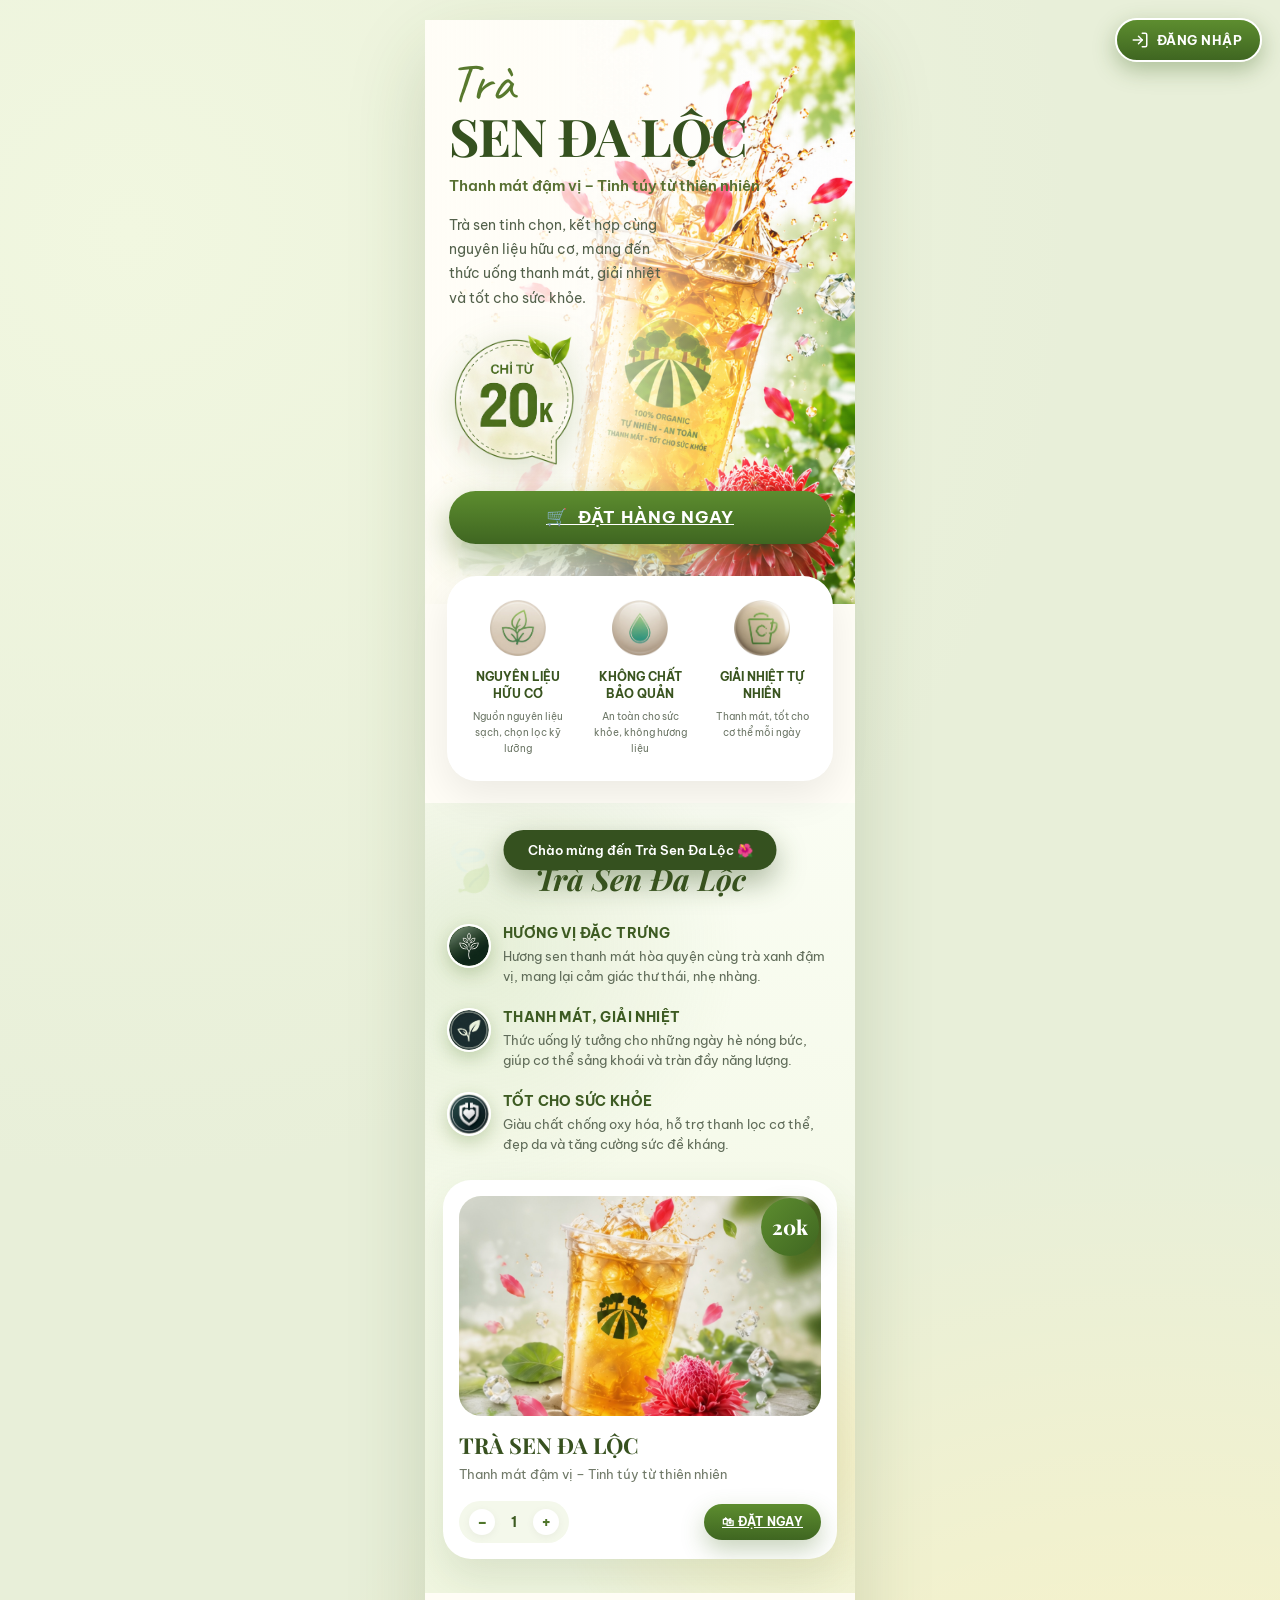
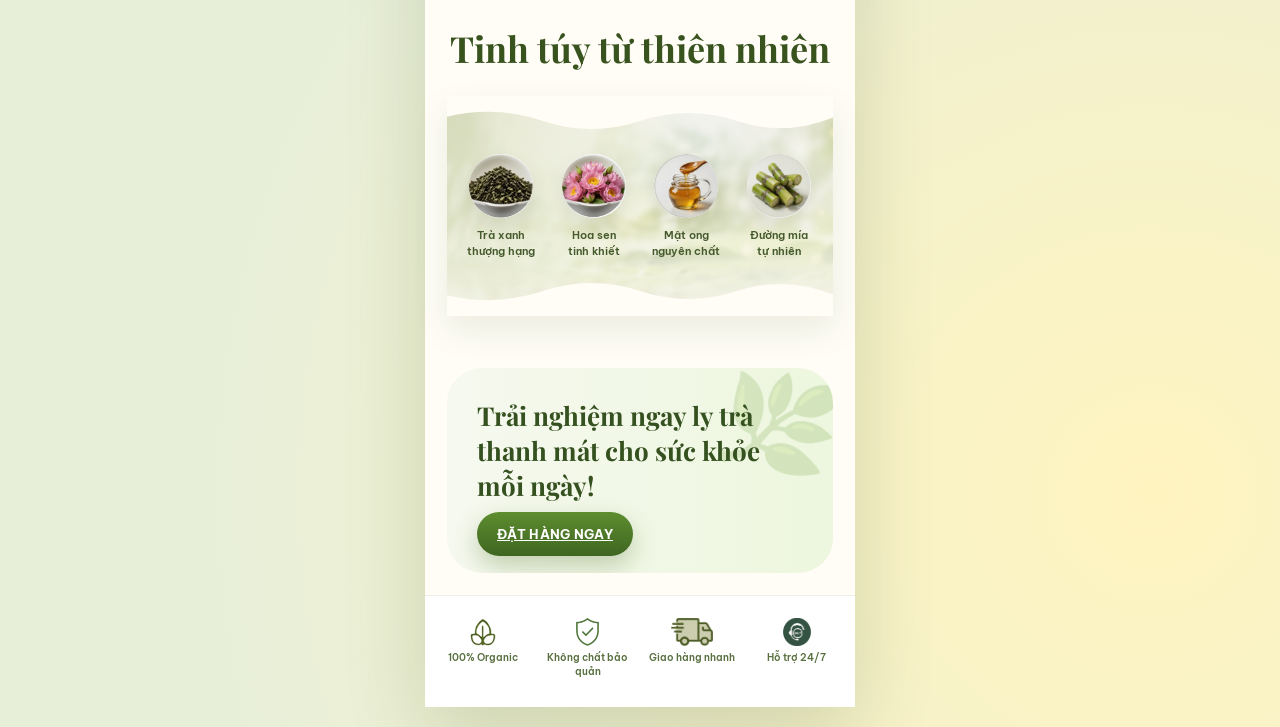
<file: index.html>
<!DOCTYPE html>
<html lang="vi">
<head>
  <meta charset="UTF-8" />
  <meta name="viewport" content="width=device-width, initial-scale=1.0" />
  <meta name="description" content="Trà Sen Đa Lộc – Thanh mát đậm vị, tinh túy từ thiên nhiên." />
  <title>Trà Sen Đa Lộc</title>
  <link rel="preconnect" href="https://fonts.googleapis.com" />
  <link rel="preconnect" href="https://fonts.gstatic.com" crossorigin />
  <link href="https://fonts.googleapis.com/css2?family=Playfair+Display:wght@600;700&family=Be+Vietnam+Pro:wght@300;400;500;600;700&family=Caveat:wght@600;700&display=swap" rel="stylesheet" />
  <link rel="stylesheet" href="style.css" />
</head>
<body>

  <a class="login-fab" id="loginFab" href="dang-nhap.html" aria-label="Đăng nhập">
    <svg viewBox="0 0 24 24" fill="none" stroke="currentColor" stroke-width="2" stroke-linecap="round" stroke-linejoin="round">
      <path d="M15 3h4a2 2 0 0 1 2 2v14a2 2 0 0 1-2 2h-4"/>
      <polyline points="10 17 15 12 10 7"/>
      <line x1="15" y1="12" x2="3" y2="12"/>
    </svg>
    <span>ĐĂNG NHẬP</span>
  </a>
  <a class="cart-fab" id="cartFab" href="#" aria-label="Tài khoản của tôi">
    <svg viewBox="0 0 24 24" fill="none" stroke="currentColor" stroke-width="2" stroke-linecap="round" stroke-linejoin="round">
      <circle cx="12" cy="8" r="4"/>
      <path d="M4 21a8 8 0 0 1 16 0"/>
    </svg>
  </a>
  <div class="cart-menu" id="cartMenu">
    <div class="user">Xin chào,<b id="cartUser">Khách</b></div>
    <div class="stats">
      <div class="stat">
        <div class="stat-num" id="statOrders">0</div>
        <div class="stat-lbl">Lần mua</div>
      </div>
      <div class="stat">
        <div class="stat-num" id="statDays">0</div>
        <div class="stat-lbl">Ngày đồng hành</div>
      </div>
    </div>
    <div class="sep"></div>
    <button type="button" id="logoutBtn">↩ Đăng xuất</button>
  </div>

  <main class="page">

    <!-- ===== HERO ===== -->
    <section class="hero">
      <div class="title-small">Trà</div>
      <h1 class="title">SEN ĐA LỘC</h1>

      <p class="subtitle">Thanh mát đậm vị – Tinh túy từ thiên nhiên</p>

      <p class="desc">
        Trà sen tinh chọn, kết hợp cùng nguyên liệu hữu cơ,
        mang đến thức uống thanh mát, giải nhiệt và tốt cho sức khỏe.
      </p>

      <div class="price price-img">
        <img src="images/price-badge.png" alt="Chỉ từ 20k" />
      </div>

      <div class="buttons">
        <a class="btn btn-primary btn-big" href="dat-hang.html">🛒 &nbsp;ĐẶT HÀNG NGAY</a>
        <button class="btn btn-game" id="minigameBtn" style="display:none">MINIGAME</button>
      </div>

    </section>

    <!-- ===== FEATURES ===== -->
    <section class="features">
      <div class="feature">
        <div class="icon icon-img"><img src="images/icon-organic.png" alt="Nguyên liệu hữu cơ" /></div>
        <h4>NGUYÊN LIỆU HỮU CƠ</h4>
        <p>Nguồn nguyên liệu sạch, chọn lọc kỹ lưỡng</p>
      </div>

      <div class="feature">
        <div class="icon icon-img"><img src="images/icon-no-preservative.png" alt="Không chất bảo quản" /></div>
        <h4>KHÔNG CHẤT BẢO QUẢN</h4>
        <p>An toàn cho sức khỏe, không hương liệu</p>
      </div>

      <div class="feature">
        <div class="icon icon-img"><img src="images/icon-cooling.png" alt="Giải nhiệt tự nhiên" /></div>
        <h4>GIẢI NHIỆT TỰ NHIÊN</h4>
        <p>Thanh mát, tốt cho cơ thể mỗi ngày</p>
      </div>
    </section>

    <!-- ===== ABOUT + PRODUCT (wide band) ===== -->
    <section class="trio-section" id="about">
      <div class="trio-inner">
        <div class="section-title trio-title">
          <small>DUY NHẤT 1 LOẠI TRÀ</small>
          <h2>Trà Sen Đa Lộc</h2>
        </div>

        <div class="trio-grid">
          <div class="benefits-col">
            <div class="benefit">
              <div class="circle circle-img"><img src="images/benefit-flavor.png" alt="Hương vị đặc trưng" /></div>
              <div>
                <h3>HƯƠNG VỊ ĐẶC TRƯNG</h3>
                <p>Hương sen thanh mát hòa quyện cùng trà xanh đậm vị, mang lại cảm giác thư thái, nhẹ nhàng.</p>
              </div>
            </div>

            <div class="benefit">
              <div class="circle circle-img"><img src="images/benefit-cool.png" alt="Thanh mát, giải nhiệt" /></div>
              <div>
                <h3>THANH MÁT, GIẢI NHIỆT</h3>
                <p>Thức uống lý tưởng cho những ngày hè nóng bức, giúp cơ thể sảng khoái và tràn đầy năng lượng.</p>
              </div>
            </div>

            <div class="benefit">
              <div class="circle circle-img"><img src="images/benefit-health.png" alt="Tốt cho sức khỏe" /></div>
              <div>
                <h3>TỐT CHO SỨC KHỎE</h3>
                <p>Giàu chất chống oxy hóa, hỗ trợ thanh lọc cơ thể, đẹp da và tăng cường sức đề kháng.</p>
              </div>
            </div>
          </div>

          <div class="product-card" id="product">
            <div class="tag">20k</div>
            <div class="product-img product-img-photo">
              <img src="images/product-tea.jpg" alt="Trà Sen Đa Lộc" />
            </div>
            <h3>TRÀ SEN ĐA LỘC</h3>
            <p>Thanh mát đậm vị – Tinh túy từ thiên nhiên</p>

            <div class="order-row">
              <div class="counter">
                <button type="button" data-act="dec" aria-label="Giảm">−</button>
                <strong id="qty">1</strong>
                <button type="button" data-act="inc" aria-label="Tăng">+</button>
              </div>
              <a class="btn btn-primary" id="orderBtn" href="dat-hang.html">🛍 ĐẶT NGAY</a>
            </div>
          </div>
        </div>
      </div>
    </section>

    <!-- ===== INGREDIENTS ===== -->
    <section class="section">
      <div class="section-title">
        <h2>Tinh túy từ thiên nhiên</h2>
      </div>

      <div class="ingredients">
        <div class="ingredient">
          <div class="pic pic-img"><img src="images/ingredient-greentea.png" alt="Trà xanh thượng hạng" /></div>
          <p>Trà xanh<br/>thượng hạng</p>
        </div>

        <div class="ingredient">
          <div class="pic pic-img"><img src="images/ingredient-lotus.png" alt="Hoa sen tinh khiết" /></div>
          <p>Hoa sen<br/>tinh khiết</p>
        </div>

        <div class="ingredient">
          <div class="pic pic-img"><img src="images/ingredient-honey.png" alt="Mật ong nguyên chất" /></div>
          <p>Mật ong<br/>nguyên chất</p>
        </div>

        <div class="ingredient">
          <div class="pic pic-img"><img src="images/ingredient-sugarcane.png" alt="Đường mía tự nhiên" /></div>
          <p>Đường mía<br/>tự nhiên</p>
        </div>
      </div>
    </section>

    <!-- ===== CTA ===== -->
    <section class="cta">
      <h3>Trải nghiệm ngay ly trà thanh mát cho sức khỏe mỗi ngày!</h3>
      <a class="btn btn-primary" href="dat-hang.html">ĐẶT HÀNG NGAY</a>
    </section>

    <!-- ===== FOOTER ===== -->
    <footer class="footer">
      <div><span class="ic-img"><img src="images/footer-organic.png" alt="100% Organic" /></span>100% Organic</div>
      <div><span class="ic-img"><img src="images/footer-shield.png" alt="Không chất bảo quản" /></span>Không chất bảo quản</div>
      <div><span class="ic-img"><img src="images/footer-truck.png" alt="Giao hàng nhanh" /></span>Giao hàng nhanh</div>
      <div><span class="ic-img"><img src="images/footer-support.png" alt="Hỗ trợ 24/7" /></span>Hỗ trợ 24/7</div>
    </footer>

  </main>

  <!-- ===== ORDER MODAL ===== -->
  <div class="modal" id="modal" aria-hidden="true">
    <div class="modal-overlay" data-close></div>
    <div class="modal-panel" role="dialog" aria-modal="true">
      <button class="modal-close" data-close aria-label="Đóng">×</button>
      <div class="modal-icon">🌺</div>
      <h3>Đặt hàng thành công!</h3>
      <p id="modalMsg">Cảm ơn bạn — đơn của bạn đã được tiếp nhận.</p>
      <button class="btn btn-primary" data-close>HOÀN TẤT</button>
    </div>
  </div>

  <!-- ===== LOGIN PROMPT MODAL ===== -->
  <div class="modal" id="loginPromptModal" aria-hidden="true">
    <div class="modal-overlay" data-lp-close></div>
    <div class="modal-panel" role="dialog" aria-modal="true">
      <button class="modal-close" data-lp-close aria-label="Đóng">×</button>
      <div class="modal-icon">🌸</div>
      <h3>Đồng hành cùng Sen Đa Lộc</h3>
      <p>Sen Đa Lộc mong bạn đồng hành cùng chúng mình nên hãy đăng nhập để lưu thông tin nhau nha 🌿</p>
      <div style="display:flex;gap:10px;justify-content:center;flex-wrap:wrap">
        <button class="btn btn-secondary" type="button" data-lp-close>Để sau</button>
        <button class="btn btn-primary" type="button" id="lpAgree">Đồng ý</button>
      </div>
    </div>
  </div>

  <!-- ===== TOAST ===== -->
  <div class="toast" id="toast"></div>

  <script src="script.js"></script>
  <script>
    // ===== Trạng thái đăng nhập: ẩn nút ĐĂNG NHẬP, hiện giỏ hàng =====
    (function(){
      const isLogged = (function(){ try{ return localStorage.getItem('sdl_loggedIn') === '1'; }catch(_){return false;} })();
      const loginFab = document.getElementById('loginFab');
      const fab = document.getElementById('cartFab');
      const menu = document.getElementById('cartMenu');

      if (!isLogged) {
        // Chưa đăng nhập → hiện nút ĐĂNG NHẬP nổi góc trên-phải
        loginFab.classList.add('show');
        return;
      }

      // Đã đăng nhập → hiện MINIGAME trong cụm nút hero
      const miniBtn = document.getElementById('minigameBtn');
      if (miniBtn) miniBtn.style.display = '';

      const user = (localStorage.getItem('sdl_user')||'').trim();
      if (user) document.getElementById('cartUser').textContent = user;

      // Số lần mua
      const purchases = parseInt(localStorage.getItem('sdl_purchase_count')||'0', 10) || 0;
      document.getElementById('statOrders').textContent = purchases;

      // Số ngày đồng hành (tính từ ngày đăng nhập đầu tiên)
      let joinStr = localStorage.getItem('sdl_join_date');
      if (!joinStr) {
        joinStr = new Date().toISOString().slice(0,10);
        try{ localStorage.setItem('sdl_join_date', joinStr); }catch(_){}
      }
      const joinDate = new Date(joinStr + 'T00:00:00');
      const today = new Date(); today.setHours(0,0,0,0);
      const days = Math.max(0, Math.floor((today - joinDate) / 86400000)) + 1;
      document.getElementById('statDays').textContent = days;

      fab.classList.add('show');

      // Click vào cart → mở/đóng menu (không follow link ngay)
      fab.addEventListener('click', (e) => {
        e.preventDefault();
        menu.classList.toggle('show');
      });
      // Click ngoài menu thì đóng
      document.addEventListener('click', (e) => {
        if (!menu.contains(e.target) && !fab.contains(e.target)) {
          menu.classList.remove('show');
        }
      });
      // Đăng xuất
      document.getElementById('logoutBtn').addEventListener('click', () => {
        try{
          localStorage.removeItem('sdl_loggedIn');
          localStorage.removeItem('sdl_user');
        }catch(_){}
        location.reload();
      });
    })();

    // ===== Modal "đăng nhập trước khi đặt hàng" (chỉ khi chưa đăng nhập) =====
    (function(){
      const isLogged = (function(){ try{ return localStorage.getItem('sdl_loggedIn') === '1'; }catch(_){return false;} })();
      if (isLogged) return;

      const modal = document.getElementById('loginPromptModal');
      const orderBtn = document.querySelector('a.btn.btn-primary[href="dat-hang.html"]');

      function openLP(){ modal.classList.add('show'); }
      function closeLP(){ modal.classList.remove('show'); }

      modal.querySelectorAll('[data-lp-close]').forEach(el => el.addEventListener('click', closeLP));
      document.getElementById('lpAgree').addEventListener('click', () => { location.href = 'dang-nhap.html'; });

      if (orderBtn) {
        orderBtn.addEventListener('click', (e) => {
          e.preventDefault();
          openLP();
        });
      }
    })();
  </script>
</body>
</html>
</file>
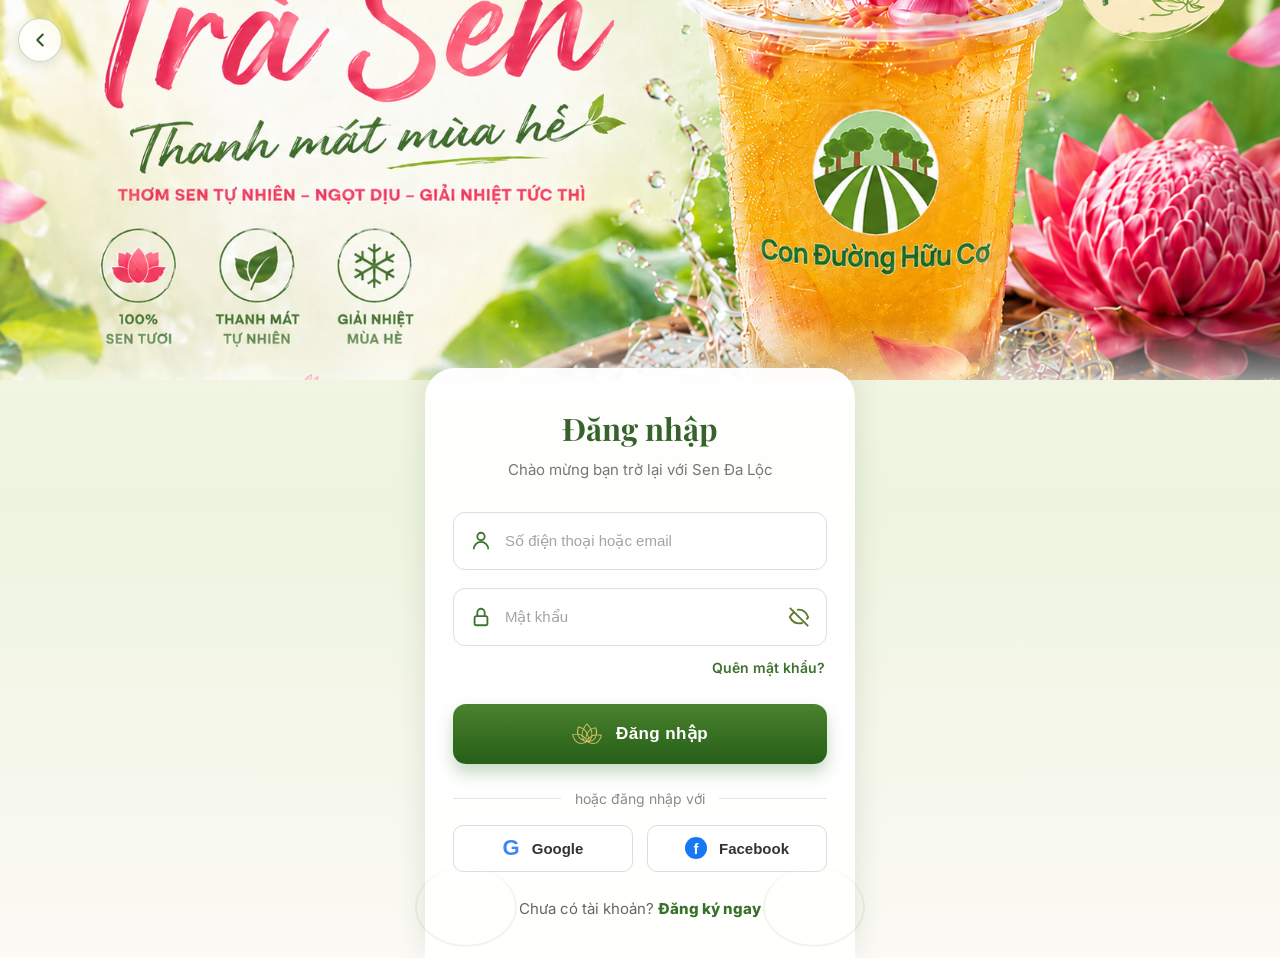
<file: dang-nhap.html>
<!DOCTYPE html>
<html lang="vi">
<head>
  <meta charset="UTF-8" />
  <meta name="viewport" content="width=device-width, initial-scale=1.0" />
  <title>Đăng nhập | Sen Đa Lộc</title>
  <link rel="preconnect" href="https://fonts.googleapis.com">
  <link rel="preconnect" href="https://fonts.gstatic.com" crossorigin>
  <link href="https://fonts.googleapis.com/css2?family=Playfair+Display:wght@600;700&family=Inter:wght@400;500;600;700&family=Dancing+Script:wght@600&display=swap" rel="stylesheet">
  <style>
    *{box-sizing:border-box;margin:0;padding:0}
    body{
      min-height:100vh;
      background:linear-gradient(180deg,#f9fbef 0%,#eef4df 52%,#fbfaf5 100%);
      font-family:'Inter',sans-serif;
      color:#244b1f;
    }
    .phone{
      width:100%;
      min-height:100vh;
      position:relative;
      overflow:hidden;
      background:transparent;
    }
    .bg{
      height:380px;
      position:relative;
      overflow:hidden;
      background:#eef6dc url('images/login-banner.png') 28% center/cover no-repeat;
    }
    @media (max-width:768px){
      .bg{background-position:35% center}
    }
    @media (max-width:480px){
      .bg{height:300px;background-size:auto 100%;background-position:38% center}
    }
    .bg:after{
      content:'';
      position:absolute;
      left:0;right:0;bottom:0;
      height:60px;
      background:linear-gradient(180deg,transparent,rgba(255,255,255,.6));
      pointer-events:none;
    }
    .card{
      position:relative;
      z-index:4;
      max-width:430px;
      margin:-12px auto 0;
      min-height:500px;
      background:rgba(255,255,255,.95);
      border-radius:30px 30px 0 0;
      padding:39px 28px 40px;
      box-shadow:0 -8px 30px rgba(50,70,35,.13);
    }
    .card h1{font-family:'Playfair Display',serif;text-align:center;font-size:31px;color:#36622c;margin-bottom:10px}
    .welcome{text-align:center;color:#777;line-height:1.5;font-size:15px;margin-bottom:30px}
    .input{height:58px;border:1px solid #dedede;border-radius:12px;display:flex;align-items:center;padding:0 16px;margin-bottom:18px;background:#fff;box-shadow:inset 0 1px 2px rgba(0,0,0,.02)}
    .input svg{width:22px;height:22px;color:#3e742d;margin-right:13px;flex:none}
    .input input{border:0;outline:0;width:100%;font-size:15px;color:#333;background:transparent}
    .input input::placeholder{color:#a4a4a4}
    .forgot{text-align:right;margin:-5px 2px 28px;font-size:14px;font-weight:600;color:#3d712e;text-decoration:none;display:block}
    .login-btn{width:100%;height:60px;border:0;border-radius:13px;background:linear-gradient(180deg,#4b822e,#255f17);color:white;font-weight:800;font-size:17px;letter-spacing:.4px;box-shadow:0 9px 16px rgba(42,98,22,.25);display:flex;align-items:center;justify-content:center;gap:14px;cursor:pointer}
    .login-btn img.lotus-icon{width:30px;height:22px;object-fit:contain;filter:brightness(0) invert(82%) sepia(35%) saturate(540%) hue-rotate(2deg) brightness(95%) contrast(88%);transition:transform .25s ease}
    .login-btn:hover img.lotus-icon{transform:scale(1.08) rotate(-4deg)}
    .or{display:flex;align-items:center;gap:14px;color:#8a8a8a;font-size:14px;margin:26px 0 18px}.or:before,.or:after{content:'';flex:1;height:1px;background:#e5e5e5}
    .social{display:grid;grid-template-columns:1fr 1fr;gap:14px}.social button{height:47px;border:1px solid #ddd;border-radius:10px;background:white;font-weight:600;font-size:15px;color:#333;display:flex;align-items:center;justify-content:center;gap:12px}.g{font-size:22px;color:#4285f4;font-weight:800}.f{width:22px;height:22px;border-radius:50%;background:#1877f2;color:white;display:flex;align-items:center;justify-content:center;font-weight:800;font-family:Arial}
    .register{text-align:center;margin-top:27px;font-size:15px;color:#666}.register a{color:#367229;font-weight:800;text-decoration:none}
    .flower-line{position:absolute;bottom:11px;left:-10px;width:102px;height:80px;border:2px solid rgba(54,98,44,.13);border-top:0;border-radius:50%;opacity:.55}.flower-line.r{left:auto;right:-10px}
    .back-btn{
      position:absolute;
      top:18px;left:18px;
      z-index:5;
      width:44px;height:44px;
      display:flex;align-items:center;justify-content:center;
      background:rgba(255,255,255,.78);
      border:1.5px solid rgba(54,98,44,.25);
      border-radius:50%;
      color:#2d5a25;
      text-decoration:none;
      box-shadow:0 4px 12px rgba(50,70,35,.12);
      backdrop-filter:blur(6px);
      -webkit-backdrop-filter:blur(6px);
      transition:transform .18s ease,background .18s ease,box-shadow .18s ease;
    }
    .back-btn:hover{
      background:#fff;
      transform:translateX(-2px);
      box-shadow:0 6px 16px rgba(50,70,35,.18);
    }
    .back-btn:active{transform:translateX(-2px) scale(.95)}
    .back-btn svg{width:22px;height:22px}
  </style>
</head>
<body>
  <main class="phone">
    <section class="bg">
      <a class="back-btn" href="index.html" aria-label="Quay lại trang chủ">
        <svg viewBox="0 0 24 24" fill="none" stroke="currentColor" stroke-width="2.2" stroke-linecap="round" stroke-linejoin="round"><path d="M15 18l-6-6 6-6"/></svg>
      </a>
    </section>
    <section class="card">
      <h1>Đăng nhập</h1>
      <p class="welcome">Chào mừng bạn trở lại với Sen Đa Lộc</p>
      <form id="loginForm" novalidate>
        <label class="input">
          <svg viewBox="0 0 24 24" fill="none" stroke="currentColor" stroke-width="2"><path d="M20 21a8 8 0 0 0-16 0"/><circle cx="12" cy="7" r="4"/></svg>
          <input id="loginUser" type="text" placeholder="Số điện thoại hoặc email" required />
        </label>
        <label class="input">
          <svg viewBox="0 0 24 24" fill="none" stroke="currentColor" stroke-width="2"><rect x="5" y="11" width="14" height="10" rx="2"/><path d="M8 11V7a4 4 0 0 1 8 0v4"/></svg>
          <input id="loginPass" type="password" placeholder="Mật khẩu" required />
          <svg style="margin:0 0 0 10px;color:#5d782e" viewBox="0 0 24 24" fill="none" stroke="currentColor" stroke-width="2"><path d="m2 2 20 20"/><path d="M6.7 6.7C4.6 8.1 3 10 2 12c2.3 4.6 5.7 7 10 7 1.5 0 2.9-.3 4.1-.9"/><path d="M9.9 4.2c.7-.1 1.4-.2 2.1-.2 4.3 0 7.7 2.4 10 8-.5 1-1.1 1.9-1.8 2.7"/></svg>
        </label>
        <a class="forgot" href="#">Quên mật khẩu?</a>
        <button class="login-btn" type="submit"><img class="lotus-icon" src="images/lotus-icon.png" alt="">Đăng nhập</button>
      </form>
      <div class="or">hoặc đăng nhập với</div>
      <div class="social"><button type="button"><span class="g">G</span>Google</button><button type="button"><span class="f">f</span>Facebook</button></div>
      <p class="register">Chưa có tài khoản? <a href="#">Đăng ký ngay</a></p>
      <div class="flower-line"></div><div class="flower-line r"></div>
    </section>
  </main>
  <script>
    document.getElementById('loginForm').addEventListener('submit', function(e){
      e.preventDefault();
      var user = document.getElementById('loginUser').value.trim();
      var pass = document.getElementById('loginPass').value.trim();
      if(!user || !pass){
        alert('Vui lòng nhập đầy đủ thông tin đăng nhập');
        return;
      }
      // Lưu trạng thái đăng nhập + cấp voucher chào mừng (chỉ lần đầu)
      let firstLogin = false;
      try{
        localStorage.setItem('sdl_loggedIn', '1');
        localStorage.setItem('sdl_user', user);
        if (!localStorage.getItem('sdl_join_date')) {
          localStorage.setItem('sdl_join_date', new Date().toISOString().slice(0,10));
        }
        if (!localStorage.getItem('sdl_welcome_given')) {
          let list = [];
          try{ list = JSON.parse(localStorage.getItem('sdl_vouchers')||'[]') || []; }catch(_){}
          list.push({
            code: 'WELCOME5',
            label: 'Quà chào mừng – Giảm 5%',
            type: 'percent', value: 5, source: 'login',
            date: new Date().toISOString().slice(0,10)
          });
          localStorage.setItem('sdl_vouchers', JSON.stringify(list));
          localStorage.setItem('sdl_welcome_given', '1');
          firstLogin = true;
        }
      }catch(_){}
      alert(firstLogin
        ? 'Đăng nhập thành công! Bạn nhận được mã WELCOME5 – giảm 5% cho đơn hàng.'
        : 'Đăng nhập thành công!');
      location.href = 'index.html';
    });
  </script>
</body>
</html>
</file>
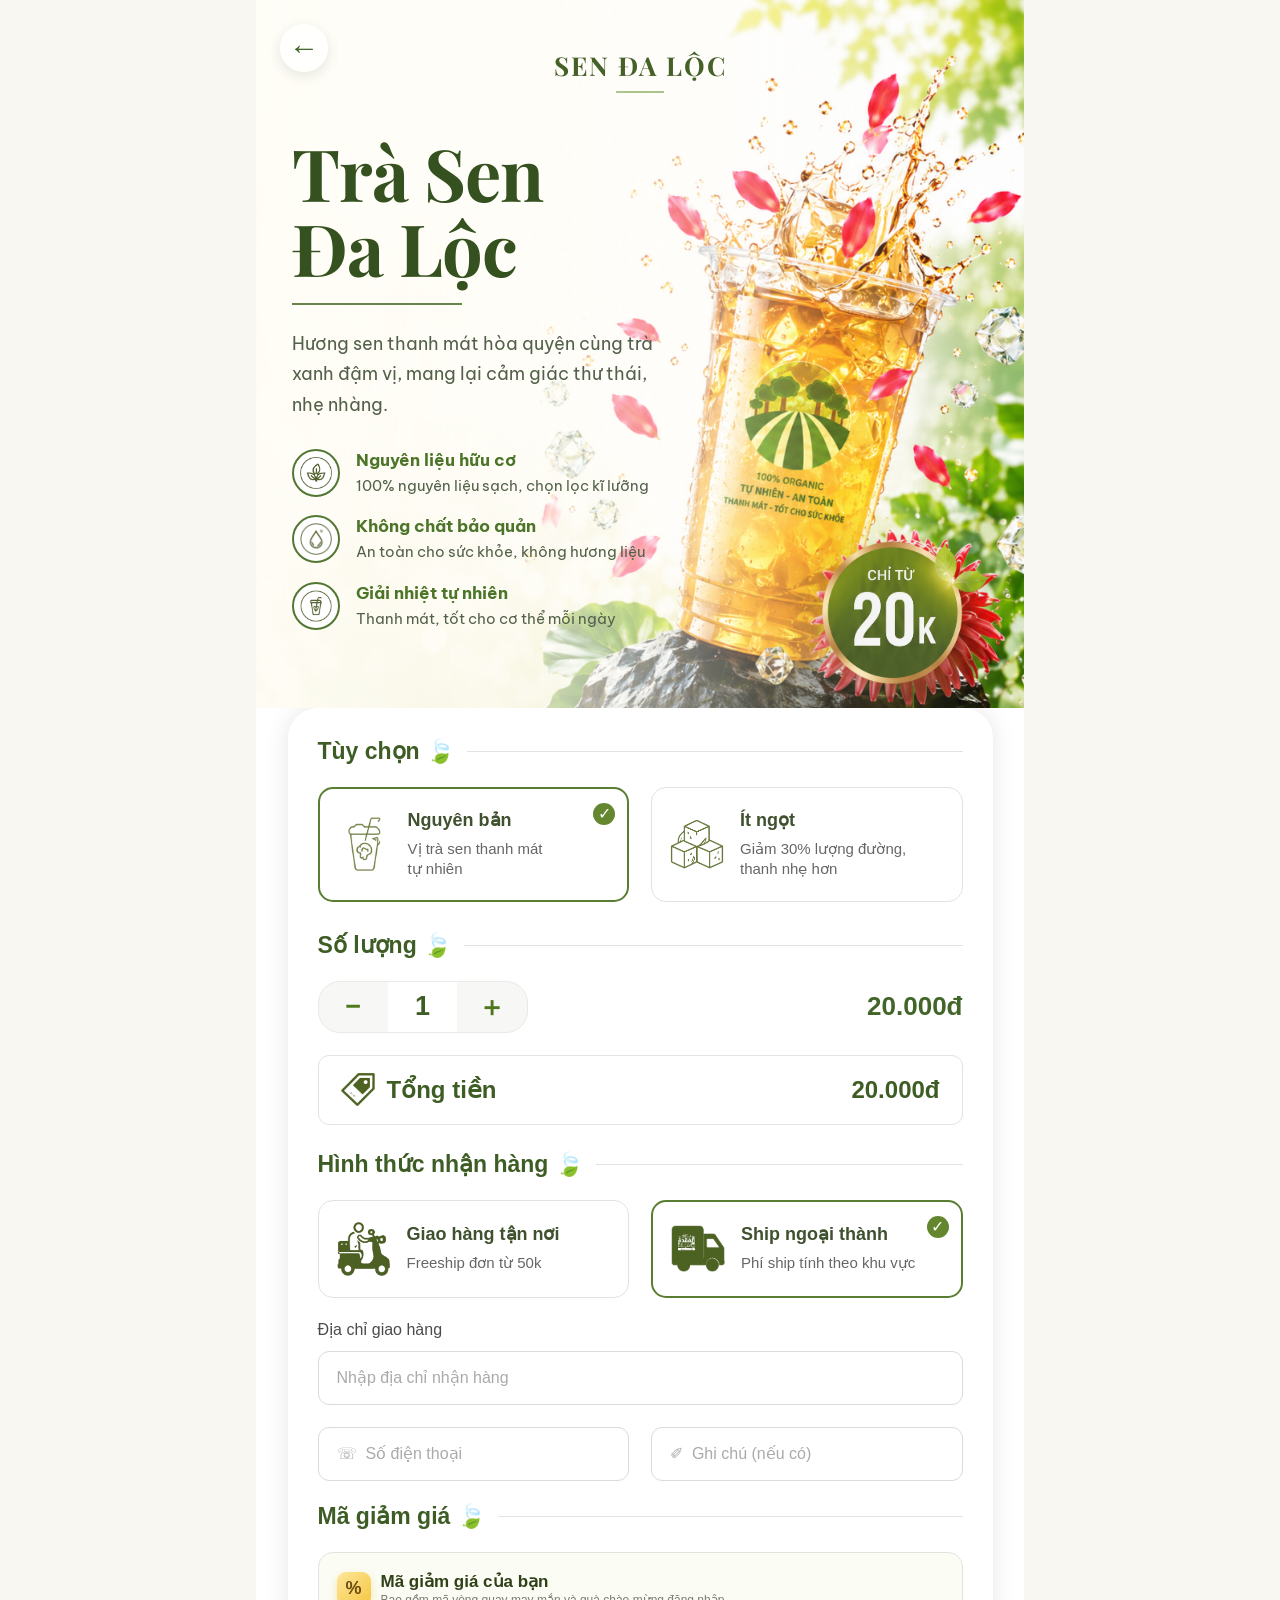
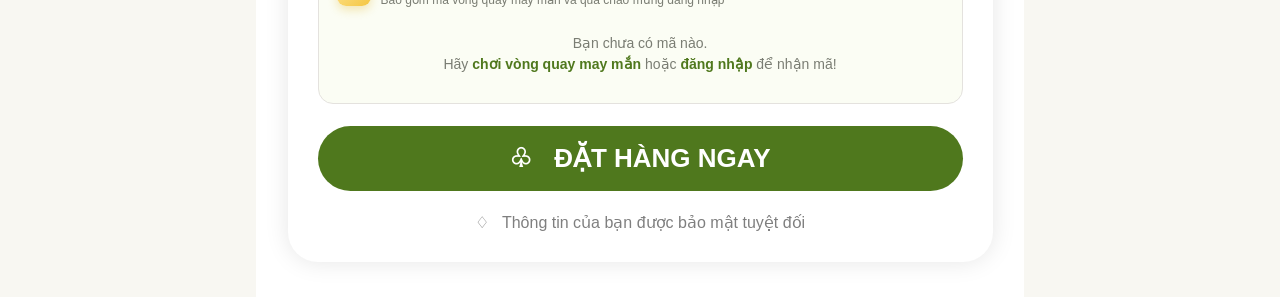
<file: dat-hang.html>
<!DOCTYPE html>
<html lang="vi">
<head>
  <meta charset="UTF-8" />
  <meta name="viewport" content="width=device-width, initial-scale=1.0" />
  <title>SEN ĐA LỘC - Trà Sen Đa Lộc</title>
  <link rel="preconnect" href="https://fonts.googleapis.com" />
  <link rel="preconnect" href="https://fonts.gstatic.com" crossorigin />
  <link href="https://fonts.googleapis.com/css2?family=Playfair+Display:wght@600;700&family=Be+Vietnam+Pro:wght@300;400;500;600;700&family=Caveat:wght@600;700&display=swap" rel="stylesheet" />
  <style>
    *{box-sizing:border-box}
    body{margin:0;background:#f8f7f2;font-family:Arial,Helvetica,sans-serif;color:#3e5d25}
    .page{width:768px;min-height:1661px;margin:0 auto;background:#fff;position:relative;overflow:hidden}
    .back-btn{position:absolute;left:24px;top:24px;width:48px;height:48px;border-radius:50%;background:rgba(255,255,255,0.85);backdrop-filter:blur(6px);display:flex;align-items:center;justify-content:center;color:#3f6427;font-size:30px;font-weight:300;text-decoration:none;cursor:pointer;line-height:1;box-shadow:0 4px 14px rgba(0,0,0,0.10);z-index:10;transition:background .2s ease, transform .15s ease}
    .back-btn:hover{background:#fff;transform:translateX(-2px)}
    .back-btn:active{transform:translateX(-2px) scale(0.95)}
    /* ===== HERO (đồng bộ với index.html) ===== */
    .hero{position:relative;padding:48px 36px 60px;font-family:'Be Vietnam Pro',sans-serif;background:linear-gradient(to right,rgba(255,253,246,0.95) 0%,rgba(255,253,246,0.85) 28%,rgba(255,253,246,0.55) 50%,rgba(255,253,246,0.15) 75%,rgba(255,253,246,0) 100%),url('images/hero-banner.png') 100% center / cover no-repeat,linear-gradient(to bottom,#ffffff,#f5f7ec);overflow:hidden}
    .logo-hero{text-align:center;font-family:'Playfair Display',serif;color:#466128;font-size:26px;letter-spacing:2px;font-weight:700;margin-bottom:42px;position:relative}
    .logo-hero::after{content:'';display:block;width:48px;height:2px;background:#adc58d;margin:8px auto 0}
    .title{font-family:'Playfair Display',serif;font-size:72px;line-height:1.04;margin:0 0 18px;color:#35511f;letter-spacing:-1px;font-weight:700}
    .hero-line{width:170px;height:2px;background:#67844d;margin:0 0 24px}
    .desc-hero{line-height:1.7;color:#53614b;width:55%;font-size:18px;margin:0 0 28px}
    .hero-benefit{display:flex;gap:16px;margin:18px 0;align-items:flex-start;width:60%}
    .hero-icon{width:48px;height:48px;border:2px solid #527732;border-radius:50%;display:flex;align-items:center;justify-content:center;font-size:24px;color:#527732;background:rgba(255,253,246,0.7);flex-shrink:0}
    .hero-icon-img{padding:0;overflow:hidden;background:#fff}
    .hero-icon-img img{width:100%;height:100%;object-fit:contain;padding:6px;display:block}
    .hero-benefit b{font-size:17px;color:#4c7529;display:block;margin-bottom:4px}
    .hero-benefit p{margin:0;font-size:15px;line-height:1.5;color:#53614b}
    .hero-price-badge{position:absolute;right:32px;bottom:24px;width:170px;height:auto;z-index:4;animation:pricePulse 3s ease-in-out infinite;filter:drop-shadow(0 10px 20px rgba(73,114,34,0.28))}
    @keyframes pricePulse{0%,100%{transform:scale(1)}50%{transform:scale(1.05)}}
    .form{width:705px;margin:0 auto 35px;background:#fff;border-radius:30px;padding:30px;box-shadow:0 0 25px rgba(0,0,0,.10)}
    .section-title{display:flex;align-items:center;gap:12px;margin:0 0 22px;font-size:23px;font-weight:bold}
    .section-title:after{content:'';height:1px;background:#e2e2df;flex:1}
    .options{display:grid;grid-template-columns:1fr 1fr;gap:22px;margin-bottom:30px}
    .card{border:1px solid #e4e2de;border-radius:15px;padding:20px 18px;min-height:98px;display:flex;gap:16px;align-items:center;position:relative;cursor:pointer;transition:border-color .2s ease}
    .card.active{border:2px solid #5a7e31}
    .check{position:absolute;right:12px;top:14px;background:#63862e;color:white;width:22px;height:22px;border-radius:50%;font-size:16px;text-align:center;line-height:22px}
    .card .bigicon{font-size:39px;color:#557831}
    .card .bigicon-img{width:54px;height:54px;display:flex;align-items:center;justify-content:center}
    .card .bigicon-img img{width:100%;height:100%;object-fit:contain}
    .card b{font-size:18px;color:#3f512f}
    .card p{font-size:15px;color:#666;margin:8px 0 0;line-height:1.35}
    .qtyrow{display:flex;align-items:center;justify-content:space-between;margin-bottom:22px}
    .stepper{display:flex;width:210px;height:52px;border-radius:22px;overflow:hidden;background:#f7f7f5;border:1px solid #e9e9e6}
    .stepper div{flex:1;display:flex;align-items:center;justify-content:center;font-size:27px;font-weight:bold;user-select:none}
    .stepper div:nth-child(odd){cursor:pointer;color:#4f781d;transition:background .2s ease}
    .stepper div:nth-child(odd):hover{background:#eef0e6}
    .stepper div:nth-child(2){background:#fff}
    .price{font-size:26px;font-weight:bold;color:#426529}
    .total{height:70px;border:1px solid #e5e3de;border-radius:11px;display:flex;align-items:center;justify-content:space-between;padding:0 22px;margin-bottom:26px;font-size:24px;font-weight:bold}
    .total-label{display:flex;align-items:center;gap:12px}
    .total-icon{width:34px;height:34px;object-fit:contain;display:block}
    .ship{display:grid;grid-template-columns:1fr 1fr;gap:22px;margin-bottom:22px}
    .label{font-size:16px;color:#4b4b4b;margin:10px 0 12px}
    .input{height:54px;border:1px solid #dedbd6;border-radius:11px;padding:0 18px;color:#3e5d25;font-size:16px;display:flex;align-items:center;margin-bottom:22px;background:#fff;width:100%;font-family:inherit;outline:none}
    .input::placeholder{color:#aaa}
    .input:focus{border-color:#5a7e31}
    .input.invalid{border-color:#e23b3b;background:#fff5f5;animation:shake .4s ease}
    @keyframes shake{0%,100%{transform:translateX(0)}25%{transform:translateX(-6px)}75%{transform:translateX(6px)}}
    .alert-toast{position:fixed;left:50%;top:30px;transform:translateX(-50%) translateY(-30px);background:#fff;color:#3f512f;border:1px solid #e6b9b9;border-left:5px solid #e23b3b;border-radius:12px;padding:14px 22px;font-size:15px;font-weight:600;box-shadow:0 14px 32px rgba(0,0,0,.18);opacity:0;pointer-events:none;transition:opacity .25s ease, transform .25s ease;z-index:9999;max-width:90%;text-align:center}
    .alert-toast.show{opacity:1;transform:translateX(-50%) translateY(0)}
    .input-row{display:grid;grid-template-columns:1fr 1fr;gap:22px}
    /* ===== Voucher box ===== */
    .voucher-box{border:1px solid #e4e2de;border-radius:15px;padding:18px 18px 14px;margin-bottom:22px;background:#fbfdf4}
    .voucher-head{display:flex;align-items:center;gap:10px;margin-bottom:12px}
    .voucher-head .vh-ic{width:34px;height:34px;border-radius:9px;background:linear-gradient(135deg,#ffe69a,#f4c641);display:flex;align-items:center;justify-content:center;color:#6b4d10;font-size:18px;font-weight:800;flex-shrink:0;box-shadow:0 4px 10px rgba(228,182,40,.32)}
    .voucher-head h3{font-size:17px;color:#304018;margin:0;font-weight:700;flex:1}
    .voucher-head small{display:block;font-size:12px;color:#7a7d73;margin-top:1px;font-weight:400}
    .voucher-empty{font-size:14px;color:#7a7d73;padding:14px 6px;text-align:center;line-height:1.5}
    .voucher-empty a{color:#4f781d;font-weight:700;text-decoration:none}
    .voucher-list{display:flex;flex-direction:column;gap:10px}
    .voucher-item{display:flex;align-items:center;gap:12px;border:1.5px solid #e0e7d0;background:#fff;border-radius:12px;padding:12px 14px;cursor:pointer;transition:border-color .18s ease, box-shadow .18s ease}
    .voucher-item:hover{border-color:#9bc065}
    .voucher-item.selected{border-color:#4f781d;box-shadow:0 4px 12px rgba(79,120,29,.18);background:#f5faea}
    .voucher-item .v-code{font-family:'Courier New',monospace;font-weight:800;color:#2d6624;font-size:14px;letter-spacing:1px;border:1px dashed #b9cf90;padding:6px 10px;border-radius:7px;background:#fafff0;flex-shrink:0}
    .voucher-item .v-info{flex:1;min-width:0}
    .voucher-item .v-info b{display:block;font-size:14px;color:#304018;font-weight:700}
    .voucher-item .v-info span{display:block;font-size:12px;color:#7a7d73;margin-top:2px}
    .voucher-item .v-badge{font-size:11px;font-weight:700;color:#fff;background:#4f781d;padding:4px 8px;border-radius:6px;flex-shrink:0;text-transform:uppercase;letter-spacing:.4px}
    .voucher-item.selected .v-mark{margin-left:6px;color:#4f781d;font-weight:800}
    .voucher-clear{background:none;border:0;color:#a64545;font-size:13px;font-weight:600;cursor:pointer;margin-top:8px;padding:4px 6px;display:block;margin-left:auto}

    /* ===== Login prompt modal ===== */
    .lp-modal{position:fixed;inset:0;z-index:9999;display:none;align-items:center;justify-content:center;padding:24px}
    .lp-modal.show{display:flex}
    .lp-overlay{position:absolute;inset:0;background:rgba(34,50,18,.55);backdrop-filter:blur(4px);animation:lpFade .25s ease}
    .lp-panel{position:relative;background:#fff;border-radius:24px;padding:32px 26px 24px;width:100%;max-width:360px;text-align:center;box-shadow:0 30px 80px rgba(0,0,0,.25);animation:lpPop .35s cubic-bezier(.34,1.56,.64,1);font-family:'Be Vietnam Pro',sans-serif}
    .lp-close{position:absolute;right:14px;top:10px;border:0;background:transparent;font-size:26px;color:#6f7867;width:32px;height:32px;border-radius:50%;cursor:pointer}
    .lp-close:hover{background:#f4f8eb}
    .lp-icon{font-size:54px;margin-bottom:8px}
    .lp-panel h3{font-family:'Playfair Display',serif;font-size:24px;color:#35511f;margin:0 0 10px;font-weight:700}
    .lp-panel p{color:#5f6b58;font-size:14px;line-height:1.6;margin:0 0 22px}
    .lp-actions{display:flex;gap:10px;justify-content:center;flex-wrap:wrap}
    .lp-actions button{border:0;border-radius:50px;padding:12px 24px;font-weight:700;font-size:14px;cursor:pointer;font-family:inherit}
    .lp-actions .lp-later{background:#fff;color:#49692b;border:1px solid #dfe8d1}
    .lp-actions .lp-later:hover{background:#f4f8eb}
    .lp-actions .lp-agree{background:linear-gradient(to bottom,#5d8d2f,#3f6621);color:#fff;box-shadow:0 8px 18px rgba(73,114,34,.3)}
    .lp-actions .lp-agree:hover{filter:brightness(1.08)}
    @keyframes lpFade{from{opacity:0}to{opacity:1}}
    @keyframes lpPop{0%{opacity:0;transform:translateY(20px) scale(.92)}100%{opacity:1;transform:translateY(0) scale(1)}}

    .order{height:65px;border-radius:33px;background:#4f781d;color:#fff;display:flex;align-items:center;justify-content:center;gap:22px;font-size:26px;font-weight:bold;margin-top:6px;cursor:pointer;border:0;width:100%;font-family:inherit;transition:transform .15s ease, box-shadow .15s ease}
    .order:hover{filter:brightness(1.08);box-shadow:0 12px 24px rgba(79,120,29,.35);transform:translateY(-1px)}
    .order:active{transform:translateY(0)}
    .safe{text-align:center;color:#7f7f7f;font-size:16px;margin-top:22px}

    @media(max-width:800px){
      .page{width:100%;min-height:auto}
      .hero{padding:32px 22px 50px}
      .logo-hero{font-size:22px;margin-bottom:32px}
      .title{font-size:48px}
      .hero-line{width:130px;margin-bottom:18px}
      .desc-hero{font-size:14px;width:80%;margin-bottom:22px}
      .hero-benefit{width:100%;gap:12px;margin:14px 0}
      .hero-icon{width:42px;height:42px;font-size:20px}
      .hero-benefit b{font-size:15px}
      .hero-benefit p{font-size:13px}
      .hero-price-badge{width:110px;right:18px;bottom:14px}
      .form{width:calc(100% - 36px);padding:22px;border-radius:24px}
      .input-row{grid-template-columns:1fr;gap:14px}
      .options,.ship{gap:12px}
      .options .card,.ship .card{padding:14px 10px;gap:10px;min-height:80px;flex-direction:column;text-align:center;align-items:center}
      .options .card .bigicon,.ship .card .bigicon{font-size:30px}
      .options .card b,.ship .card b{font-size:14px}
      .options .card p,.ship .card p{font-size:12px;margin-top:4px}
      .section-title{font-size:18px}
      .total{font-size:18px}
      .order{height:54px;font-size:20px}
    }
  </style>
</head>
<body>
  <div class="page">
    <a class="back-btn" href="index.html" aria-label="Quay lại trang trước" onclick="if(document.referrer){history.back();return false;}">←</a>

    <section class="hero">
      <div class="logo-hero">SEN ĐA LỘC</div>

      <h1 class="title">Trà Sen<br>Đa Lộc</h1>
      <div class="hero-line"></div>

      <p class="desc-hero">Hương sen thanh mát hòa quyện cùng trà xanh đậm vị, mang lại cảm giác thư thái, nhẹ nhàng.</p>

      <div class="hero-benefit"><div class="hero-icon hero-icon-img"><img src="images/dh-organic.png" alt="Nguyên liệu hữu cơ"></div><div><b>Nguyên liệu hữu cơ</b><p>100% nguyên liệu sạch, chọn lọc kĩ lưỡng</p></div></div>
      <div class="hero-benefit"><div class="hero-icon hero-icon-img"><img src="images/dh-no-preservative.png" alt="Không chất bảo quản"></div><div><b>Không chất bảo quản</b><p>An toàn cho sức khỏe, không hương liệu</p></div></div>
      <div class="hero-benefit"><div class="hero-icon hero-icon-img"><img src="images/dh-cooling.png" alt="Giải nhiệt tự nhiên"></div><div><b>Giải nhiệt tự nhiên</b><p>Thanh mát, tốt cho cơ thể mỗi ngày</p></div></div>

      <img class="hero-price-badge" src="images/price-badge-2.png" alt="Chỉ từ 20k" />
    </section>

    <section class="form">
      <div class="section-title">Tùy chọn 🍃</div>
      <div class="options" data-group="card">
        <div class="card active">
          <div class="bigicon bigicon-img"><img src="images/dh-original.png" alt="Nguyên bản"></div>
          <div><b>Nguyên bản</b><p>Vị trà sen thanh mát<br>tự nhiên</p></div>
          <span class="check">✓</span>
        </div>
        <div class="card">
          <div class="bigicon bigicon-img"><img src="images/dh-less-sugar.png" alt="Ít ngọt"></div>
          <div><b>Ít ngọt</b><p>Giảm 30% lượng đường,<br>thanh nhẹ hơn</p></div>
        </div>
      </div>

      <div class="section-title">Số lượng 🍃</div>
      <div class="qtyrow">
        <div class="stepper">
          <div data-step="-1">−</div>
          <div id="qty">1</div>
          <div data-step="1">＋</div>
        </div>
        <div class="price" id="unitPrice">20.000đ</div>
      </div>

      <div class="total"><span class="total-label"><img class="total-icon" src="images/dh-total-tag.png" alt="Tổng tiền">Tổng tiền</span><span id="total">20.000đ</span></div>

      <div class="section-title">Hình thức nhận hàng 🍃</div>
      <div class="ship" data-group="card">
        <div class="card">
          <div class="bigicon bigicon-img"><img src="images/dh-ship-local.png" alt="Giao hàng tận nơi"></div>
          <div><b>Giao hàng tận nơi</b><p>Freeship đơn từ 50k</p></div>
        </div>
        <div class="card active">
          <div class="bigicon bigicon-img"><img src="images/dh-ship-truck.png" alt="Ship ngoại thành"></div>
          <div><b>Ship ngoại thành</b><p>Phí ship tính theo khu vực</p></div>
          <span class="check">✓</span>
        </div>
      </div>

      <div class="label">Địa chỉ giao hàng</div>
      <input class="input" id="addressInput" placeholder="Nhập địa chỉ nhận hàng">
      <div class="input-row">
        <input class="input" id="phoneInput" placeholder="☏  Số điện thoại">
        <input class="input" id="noteInput" placeholder="✐  Ghi chú (nếu có)">
      </div>

      <div class="section-title">Mã giảm giá 🍃</div>
      <div class="voucher-box" id="voucherBox">
        <div class="voucher-head">
          <div class="vh-ic">%</div>
          <div>
            <h3>Mã giảm giá của bạn</h3>
            <small>Bao gồm mã vòng quay may mắn và quà chào mừng đăng nhập</small>
          </div>
        </div>
        <div id="voucherList"></div>
      </div>

      <button class="order" id="submitOrder">♧ &nbsp; ĐẶT HÀNG NGAY</button>
      <div class="safe">♢ &nbsp; Thông tin của bạn được bảo mật tuyệt đối</div>
    </section>
  </div>

  <div class="alert-toast" id="alertToast" role="alert"></div>

  <!-- Modal mời đăng nhập (chỉ hiện khi chưa đăng nhập) -->
  <div class="lp-modal" id="loginPromptModal" aria-hidden="true">
    <div class="lp-overlay" data-lp-close></div>
    <div class="lp-panel" role="dialog" aria-modal="true">
      <button class="lp-close" data-lp-close aria-label="Đóng">×</button>
      <div class="lp-icon">🌸</div>
      <h3>Đồng hành cùng Sen Đa Lộc</h3>
      <p>Sen Đa Lộc mong bạn đồng hành cùng chúng mình nên hãy đăng nhập để lưu thông tin nhau nha 🌿</p>
      <div class="lp-actions">
        <button class="lp-later" type="button" data-lp-close>Để sau</button>
        <button class="lp-agree" type="button" id="lpAgree">Đồng ý</button>
      </div>
    </div>
  </div>

  <script>
    const UNIT = 20000;
    const qtyEl = document.getElementById('qty');
    const totalEl = document.getElementById('total');

    document.querySelectorAll('.stepper [data-step]').forEach(btn => {
      btn.addEventListener('click', () => {
        let q = parseInt(qtyEl.textContent, 10) || 1;
        q += parseInt(btn.dataset.step, 10);
        if (q < 1) q = 1;
        if (q > 99) q = 99;
        qtyEl.textContent = q;
        totalEl.textContent = (UNIT * q).toLocaleString('vi-VN') + 'đ';
      });
    });

    // Single-select within each group (options & shipping)
    document.querySelectorAll('[data-group]').forEach(group => {
      const items = group.querySelectorAll('.card');
      items.forEach(item => {
        item.addEventListener('click', () => {
          items.forEach(o => {
            o.classList.remove('active');
            const c = o.querySelector('.check'); if (c) c.remove();
          });
          item.classList.add('active');
          if (!item.querySelector('.check')) {
            const c = document.createElement('span');
            c.className = 'check'; c.textContent = '✓';
            item.appendChild(c);
          }
        });
      });
    });

    const addressInput = document.getElementById('addressInput');
    const phoneInput = document.getElementById('phoneInput');

    const showAlert = (msg) => {
      const t = document.getElementById('alertToast');
      t.textContent = msg;
      t.classList.add('show');
      clearTimeout(showAlert._timer);
      showAlert._timer = setTimeout(() => t.classList.remove('show'), 2600);
    };

    const markInvalid = (el) => {
      el.classList.add('invalid');
      el.addEventListener('input', () => el.classList.remove('invalid'), { once: true });
    };

    // ===== Voucher list =====
    function loadVouchers(){
      try{ return JSON.parse(localStorage.getItem('sdl_vouchers')||'[]') || []; }catch(_){return [];}
    }
    function describeValue(v){
      if (v.type === 'percent')  return 'Giảm ' + v.value + '% trên tổng đơn';
      if (v.type === 'fixed')    return 'Giảm ' + v.value.toLocaleString('vi-VN') + 'đ';
      if (v.type === 'freeship') return 'Miễn phí vận chuyển';
      return '';
    }
    function badge(v){
      if (v.type === 'percent')  return '-' + v.value + '%';
      if (v.type === 'fixed')    return '-' + (v.value/1000) + 'K';
      if (v.type === 'freeship') return 'FREESHIP';
      return 'ƯU ĐÃI';
    }
    let selectedVoucher = null;
    function renderVouchers(){
      const list = loadVouchers();
      const wrap = document.getElementById('voucherList');
      if (!list.length) {
        wrap.innerHTML = '<div class="voucher-empty">Bạn chưa có mã nào.<br>Hãy <a href="mini-game.html">chơi vòng quay may mắn</a> hoặc <a href="dang-nhap.html">đăng nhập</a> để nhận mã!</div>';
        return;
      }
      wrap.innerHTML =
        '<div class="voucher-list">' +
        list.map((v,i) => (
          '<div class="voucher-item" data-idx="'+i+'">' +
            '<span class="v-code">'+v.code+'</span>' +
            '<div class="v-info"><b>'+(v.label||v.code)+'</b><span>'+describeValue(v)+(v.date?' · '+v.date:'')+'</span></div>' +
            '<span class="v-badge">'+badge(v)+'</span>' +
          '</div>'
        )).join('') +
        '</div>' +
        '<button class="voucher-clear" id="voucherClear" type="button">Bỏ chọn mã</button>';

      wrap.querySelectorAll('.voucher-item').forEach(el => {
        el.addEventListener('click', () => {
          const idx = parseInt(el.dataset.idx, 10);
          const v = list[idx];
          if (selectedVoucher && selectedVoucher.code === v.code) {
            selectedVoucher = null;
          } else {
            selectedVoucher = v;
          }
          wrap.querySelectorAll('.voucher-item').forEach(x => x.classList.remove('selected'));
          if (selectedVoucher) el.classList.add('selected');
        });
      });
      document.getElementById('voucherClear').addEventListener('click', () => {
        selectedVoucher = null;
        wrap.querySelectorAll('.voucher-item').forEach(x => x.classList.remove('selected'));
      });
    }
    renderVouchers();

    // Modal mời đăng nhập
    const lpModal = document.getElementById('loginPromptModal');
    lpModal.querySelectorAll('[data-lp-close]').forEach(el =>
      el.addEventListener('click', () => lpModal.classList.remove('show'))
    );
    document.getElementById('lpAgree').addEventListener('click', () => {
      location.href = 'dang-nhap.html';
    });
    function isLoggedIn(){
      try{ return localStorage.getItem('sdl_loggedIn') === '1'; }catch(_){ return false; }
    }

    document.getElementById('submitOrder').addEventListener('click', () => {
      if (!isLoggedIn()) {
        lpModal.classList.add('show');
        return;
      }
      const addr = addressInput.value.trim();
      const phone = phoneInput.value.trim();
      if (!addr || !phone) {
        if (!addr) markInvalid(addressInput);
        if (!phone) markInvalid(phoneInput);
        showAlert('⚠ Quý khách vui lòng điền đầy đủ thông tin trước khi thanh toán');
        (!addr ? addressInput : phoneInput).focus();
        return;
      }
      const qty = parseInt(qtyEl.textContent, 10) || 1;
      const optionEl = document.querySelector('.options .card.active b');
      const shipEl = document.querySelector('.ship .card.active b');
      const option = optionEl ? optionEl.textContent.trim() : 'Nguyên bản';
      const ship = shipEl ? shipEl.textContent.trim() : 'Ship ngoại thành';
      const payload = { qty, option, ship };
      if (selectedVoucher) payload.voucher = selectedVoucher.code;
      // Tăng số lần mua (chỉ tính nếu đã đăng nhập)
      try{
        if (localStorage.getItem('sdl_loggedIn') === '1') {
          const c = parseInt(localStorage.getItem('sdl_purchase_count')||'0', 10) || 0;
          localStorage.setItem('sdl_purchase_count', String(c + 1));
        }
      }catch(_){}
      const params = new URLSearchParams(payload);
      location.href = 'thanh-toan.html?' + params.toString();
    });
  </script>
</body>
</html>
</file>
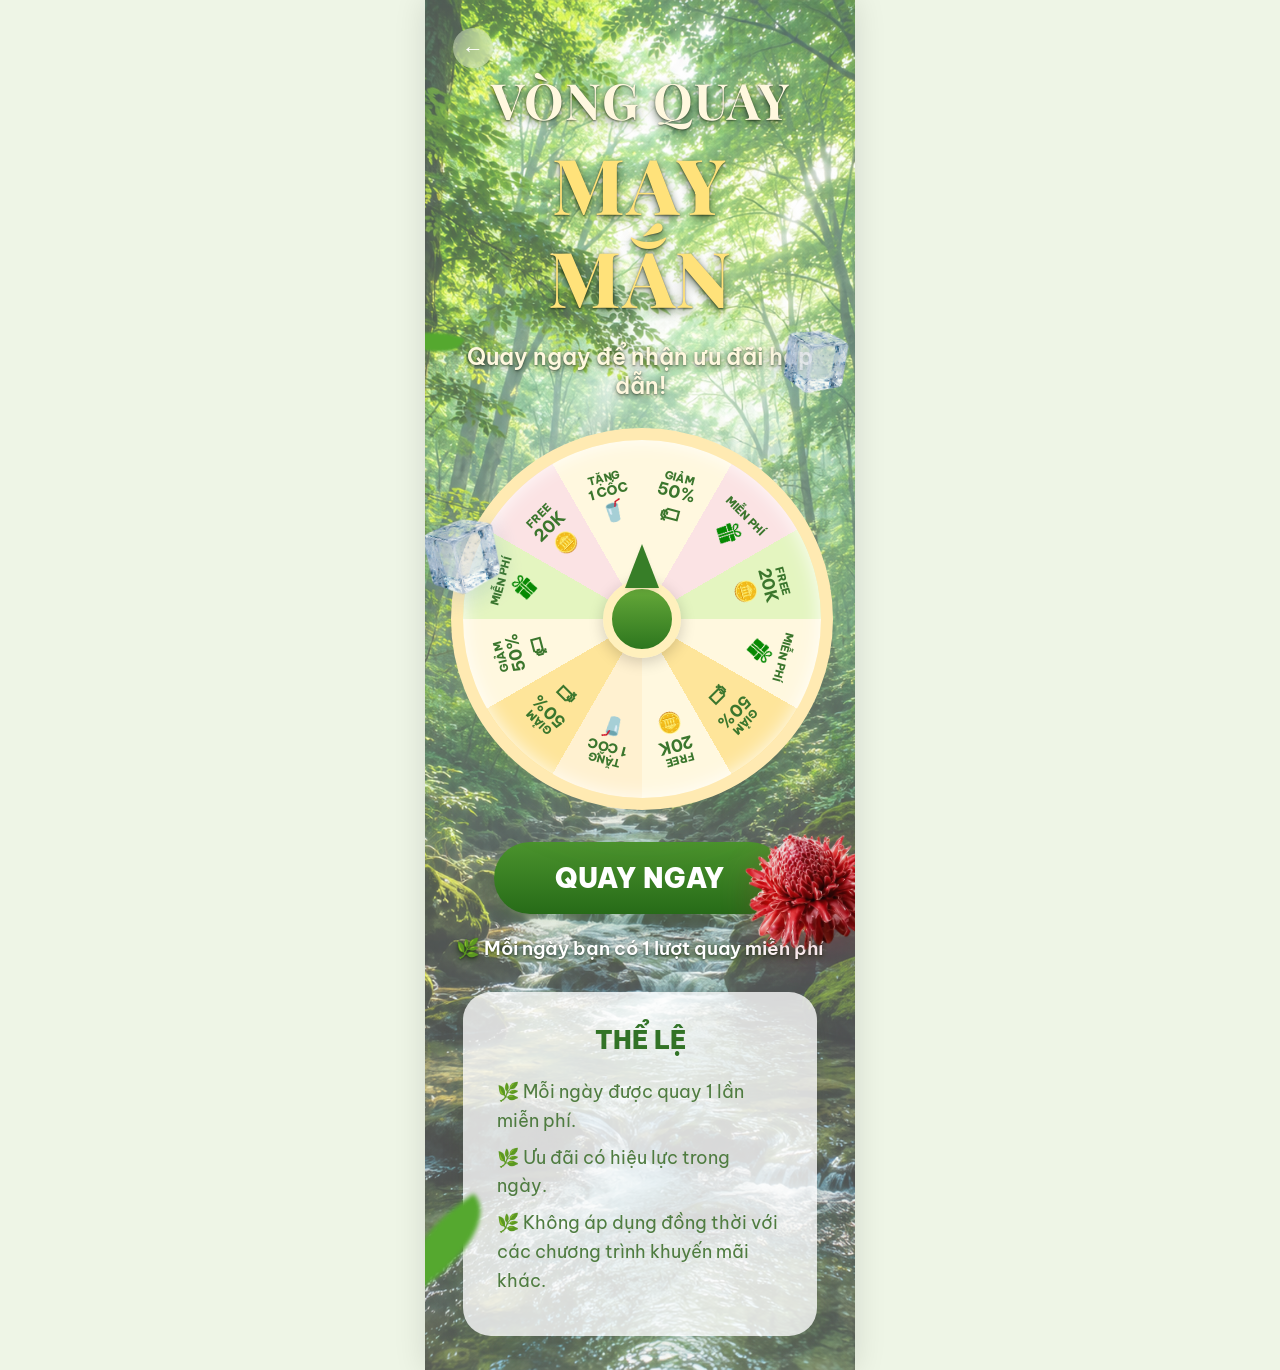
<file: mini-game.html>
<!DOCTYPE html>
<html lang="vi">
<head>
  <meta charset="UTF-8" />
  <meta name="viewport" content="width=device-width, initial-scale=1.0" />
  <title>Sen Đa Lộc - Vòng quay may mắn</title>
  <link rel="preconnect" href="https://fonts.googleapis.com">
  <link rel="preconnect" href="https://fonts.gstatic.com" crossorigin>
  <link href="https://fonts.googleapis.com/css2?family=Playfair+Display:wght@600;700;800&family=Be+Vietnam+Pro:wght@400;500;600;700;800;900&display=swap&subset=vietnamese" rel="stylesheet">
  <style>
    *{box-sizing:border-box;margin:0;padding:0}
    body{
      min-height:100vh;
      display:flex;
      justify-content:center;
      background:#eef5e6;
      font-family:'Be Vietnam Pro', "Segoe UI", Arial, sans-serif;
      color:#2f6724;
    }
    .screen{
      position:relative;
      width:430px;
      min-height:932px;
      overflow:hidden;
      padding:54px 26px 34px;
      background:
        linear-gradient(rgba(255,255,255,.30), rgba(255,255,255,.30)),
        url('images/mg-bg.png') center/cover no-repeat;
      box-shadow:0 0 30px rgba(0,0,0,.12);
    }
    .back{
      position:absolute;top:28px;left:28px;
      width:40px;height:40px;border-radius:50%;
      border:0;background:rgba(255,255,255,.35);
      backdrop-filter:blur(8px);-webkit-backdrop-filter:blur(8px);
      color:#fff;font-size:22px;line-height:40px;text-align:center;
      font-weight:400;
      text-decoration:none;
      display:block;
      cursor:pointer;
      transition:transform .15s ease, background .2s ease;
    }
    .back:hover{background:rgba(255,255,255,.55);transform:translateX(-2px)}
    .brand{
      text-align:center;
      font-family:'Playfair Display', Georgia, serif;
      font-size:30px;
      letter-spacing:5px;
      color:#2e6428;
      font-weight:700;
      margin-bottom:56px;
    }
    .brand:after{
      content:"";
      display:block;
      width:72px;height:3px;
      background:#3f7d2a;
      margin:11px auto 0;
      border-radius:10px;
    }
    .title{
      font-family:'Playfair Display', Georgia, serif;
      color:#fff8df;
      line-height:1.15;
      margin-top:8px;
      text-align:center;
      text-shadow:0 3px 10px rgba(20,45,10,.7), 0 1px 2px rgba(0,0,0,.55);
    }
    .title .small{display:block;font-size:50px;font-weight:700;letter-spacing:1px;line-height:1.2;padding-top:.15em}
    .title .big{display:block;font-size:77px;font-weight:800;letter-spacing:2px;line-height:1.2;padding-top:.1em;color:#ffe27a}
    .sub{
      margin:20px 0 28px;
      font-size:23px;
      color:#fff8df;
      font-weight:600;
      text-align:center;
      text-shadow:0 2px 6px rgba(20,45,10,.65), 0 1px 2px rgba(0,0,0,.4);
    }
    .wheel-wrap{
      position:relative;
      width:382px;height:382px;
      margin:0 auto 32px;
      border-radius:50%;
      filter:drop-shadow(0 15px 25px rgba(91,112,34,.18));
    }
    .rotor{
      position:absolute;inset:0;
      transition:transform 4.5s cubic-bezier(.17,.67,.21,1);
    }
    .wheel{
      position:absolute;inset:0;border-radius:50%;
      border:12px solid #ffeab2;
      overflow:hidden;
      background:conic-gradient(
        #fff8df 0deg 30deg,#fbe3e4 30deg 60deg,#e4f5c0 60deg 90deg,
        #fff8df 90deg 120deg,#fee59a 120deg 150deg,#fff8df 150deg 180deg,
        #fff1d0 180deg 210deg,#fee59a 210deg 240deg,#fff8df 240deg 270deg,
        #e4f5c0 270deg 300deg,#fbe3e4 300deg 330deg,#fff8df 330deg 360deg
      );
      box-shadow:inset 0 0 20px rgba(255,255,255,.9);
    }
    .slice{
      position:absolute;
      left:50%;top:50%;
      width:70px;height:158px;
      margin-left:-35px;margin-top:-174px;
      transform-origin:50% 174px;
      text-align:center;
      font-weight:800;
      font-size:11px;
      line-height:1.15;
      color:#3b762d;
      padding-top:22px;
      text-transform:uppercase;
      pointer-events:none;
    }
    .slice b{display:block;font-size:17px;line-height:1}
    .slice span{display:block;font-size:13px;line-height:1.05}
    .slice i{display:block;font-style:normal;font-size:20px;margin-top:4px;line-height:1}
    .slice i img{width:26px;height:26px;display:block;margin:0 auto;object-fit:contain}
    .s1{transform:rotate(15deg)} .s2{transform:rotate(45deg)} .s3{transform:rotate(75deg)}
    .s4{transform:rotate(105deg)} .s5{transform:rotate(135deg)} .s6{transform:rotate(165deg)}
    .s7{transform:rotate(195deg)} .s8{transform:rotate(225deg)} .s9{transform:rotate(255deg)}
    .s10{transform:rotate(285deg)} .s11{transform:rotate(315deg)} .s12{transform:rotate(345deg)}
    .center{
      position:absolute;left:50%;top:50%;
      transform:translate(-50%,-50%);
      width:78px;height:78px;border-radius:50%;
      background:linear-gradient(#65a839,#2d761e);
      border:9px solid #fff0bd;
      box-shadow:0 4px 15px rgba(0,0,0,.18);
      z-index:4;
    }
    .center:before{
      content:"";
      position:absolute;
      top:-45px;left:50%;
      transform:translateX(-50%);
      width:0;height:0;
      border-left:17px solid transparent;
      border-right:17px solid transparent;
      border-bottom:44px solid #377e28;
      filter:drop-shadow(0 3px 2px rgba(0,0,0,.08));
    }
    .btn{
      display:block;
      width:292px;height:72px;border:none;border-radius:42px;
      margin:0 auto 22px;
      background:linear-gradient(180deg,#4b932d,#276b18);
      color:white;
      font-size:27px;
      font-weight:900;
      letter-spacing:.5px;
      box-shadow:0 12px 20px rgba(53,116,23,.22);
      cursor:pointer;
      font-family:inherit;
      transition:transform .15s ease, box-shadow .15s ease;
    }
    .btn:hover{filter:brightness(1.08);box-shadow:0 14px 24px rgba(53,116,23,.32);transform:translateY(-1px)}
    .btn:active{transform:translateY(0)}
    .btn:disabled{opacity:.65;cursor:not-allowed;transform:none}
    .note{
      text-align:center;
      font-size:19px;
      color:#ffffff;
      font-weight:600;
      margin-bottom:32px;
      text-shadow:0 2px 6px rgba(20,45,10,.7), 0 1px 2px rgba(0,0,0,.4);
    }
    .rule{
      width:354px;
      margin:0 auto;
      background:rgba(255,255,255,.78);
      border-radius:28px;
      padding:32px 34px;
      box-shadow:0 12px 22px rgba(66,92,31,.12);
    }
    .rule h2{
      text-align:center;
      color:#327326;
      font-size:25px;
      margin-bottom:22px;
      font-weight:900;
    }
    .rule p{
      font-size:18px;
      line-height:1.6;
      margin:8px 0;
      color:#4f7c40;
    }
    .petal,.leaf,.gem,.flower{position:absolute;pointer-events:none}
    .petal{
      width:64px;height:auto;
      background:url('images/mg-petal.png') center/contain no-repeat;
      aspect-ratio:594/720;
      opacity:0;
      filter:drop-shadow(0 6px 14px rgba(218,40,98,.25));
      animation-fill-mode:backwards!important;
    }
    @keyframes petalFall1{
      0%  {transform:translate3d(0,-160px,0) rotate(120deg) scale(1.1);opacity:0}
      8%  {opacity:.95}
      50% {transform:translate3d(30px,440px,0) rotate(300deg) scale(1.1)}
      92% {opacity:.95}
      100%{transform:translate3d(-20px,1050px,0) rotate(480deg) scale(1.1);opacity:0}
    }
    @keyframes petalFall2{
      0%  {transform:translate3d(0,-160px,0) rotate(-40deg) scale(1.2);opacity:0}
      10% {opacity:.95}
      45% {transform:translate3d(-25px,420px,0) rotate(140deg) scale(1.2)}
      90% {opacity:.95}
      100%{transform:translate3d(15px,1080px,0) rotate(320deg) scale(1.2);opacity:0}
    }
    @keyframes petalFall3{
      0%  {transform:translate3d(0,-160px,0) rotate(60deg) scale(.85);opacity:0}
      12% {opacity:.9}
      55% {transform:translate3d(22px,520px,0) rotate(240deg) scale(.85)}
      90% {opacity:.9}
      100%{transform:translate3d(-18px,1100px,0) rotate(420deg) scale(.85);opacity:0}
    }
    .p1{left:60px;top:0;animation:petalFall1 14s linear infinite}
    .p2{right:40px;top:0;animation:petalFall2 16s linear infinite 4s}
    .p3{left:280px;top:0;animation:petalFall3 15s linear infinite 9s}
    .p5{right:160px;top:0;animation:petalFall1 17s linear infinite 13s}
    .p4{left:70px;top:600px;transform:rotate(-25deg) scale(.95)}
    .leaf{width:52px;height:24px;border-radius:90% 0 90% 0;background:#55a82f;filter:blur(1px)}
    .l1{left:-15px;top:330px;transform:rotate(18deg)}
    .l2{left:-6px;bottom:115px;transform:rotate(-35deg) scale(2)}
    .gem{
      width:64px;height:64px;
      background:url('images/mg-ice.png') center/contain no-repeat;
      opacity:.92;
      filter:drop-shadow(0 6px 12px rgba(80,130,180,.25));
    }
    .g1{right:8px;top:330px;transform:rotate(8deg)}
    .g2{left:0;top:520px;width:74px;height:74px;transform:rotate(-12deg)}
    .flower{
      right:-20px;top:830px;
      width:130px;height:auto;aspect-ratio:983/889;
      background:url('images/mg-flower.png') center/contain no-repeat;
      opacity:.95;
      filter:drop-shadow(0 8px 18px rgba(180,30,60,.25));
      transform:rotate(-10deg);
    }

    /* result toast */
    .result-overlay{
      position:fixed;inset:0;
      background:rgba(30,50,15,.55);
      display:flex;align-items:center;justify-content:center;
      opacity:0;pointer-events:none;
      transition:opacity .25s ease;
      z-index:9999;
    }
    .result-overlay.show{opacity:1;pointer-events:auto}
    .result-card{
      width:320px;background:#fff;border-radius:24px;
      padding:28px 26px 22px;text-align:center;
      box-shadow:0 18px 40px rgba(0,0,0,.25);
      transform:scale(.85);transition:transform .3s cubic-bezier(.2,1.3,.4,1);
    }
    .result-overlay.show .result-card{transform:scale(1)}
    .result-card .emoji{font-size:56px;margin-bottom:10px}
    .result-card h3{color:#2e6428;font-size:22px;margin-bottom:8px;font-family:'Playfair Display', Georgia, serif}
    .result-card .prize{font-size:28px;font-weight:800;color:#d8443d;margin:6px 0 14px}
    .result-card p{font-size:14px;color:#5a6b4a;line-height:1.5;margin-bottom:18px}
    .result-card button{
      background:linear-gradient(180deg,#4b932d,#276b18);
      color:#fff;border:0;border-radius:24px;
      padding:10px 28px;font-size:15px;font-weight:700;cursor:pointer;
      font-family:inherit;
    }

    @media(max-width:480px){
      .screen{width:100%;padding:48px 16px 28px}
      .wheel-wrap{width:340px;height:340px}
      .rule{width:100%}
    }
  </style>
</head>
<body>
  <main class="screen">
    <a class="back" href="index.html" aria-label="Quay lại" onclick="if(document.referrer){history.back();return false;}">←</a>

    <section class="title">
      <span class="small">VÒNG QUAY</span>
      <span class="big">MAY MẮN</span>
    </section>
    <p class="sub">Quay ngay để nhận ưu đãi hấp dẫn!</p>

    <div class="wheel-wrap">
      <div class="rotor" id="rotor">
        <div class="wheel"></div>
        <div class="slice s1">GIẢM <b>50%</b><i>🏷</i></div>
        <div class="slice s2">MIỄN PHÍ<i><img src="images/mg-gift.png" alt=""></i></div>
        <div class="slice s3">FREE <b>20K</b><i>🪙</i></div>
        <div class="slice s4">MIỄN PHÍ<i><img src="images/mg-gift.png" alt=""></i></div>
        <div class="slice s5">GIẢM <b>50%</b><i>🏷</i></div>
        <div class="slice s6">FREE <b>20K</b><i>🪙</i></div>
        <div class="slice s7">TẶNG <span>1 CỐC</span><i>🥤</i></div>
        <div class="slice s8">GIẢM <b>50%</b><i>🏷</i></div>
        <div class="slice s9">GIẢM <b>50%</b><i>🏷</i></div>
        <div class="slice s10">MIỄN PHÍ<i><img src="images/mg-gift.png" alt=""></i></div>
        <div class="slice s11">FREE <b>20K</b><i>🪙</i></div>
        <div class="slice s12">TẶNG <span>1 CỐC</span><i>🥤</i></div>
      </div>
      <div class="center"></div>
    </div>

    <button class="btn" id="spinBtn">QUAY NGAY</button>
    <p class="note">🌿 Mỗi ngày bạn có 1 lượt quay miễn phí</p>

    <section class="rule">
      <h2>THỂ LỆ</h2>
      <p>🌿 Mỗi ngày được quay 1 lần miễn phí.</p>
      <p>🌿 Ưu đãi có hiệu lực trong ngày.</p>
      <p>🌿 Không áp dụng đồng thời với các chương trình khuyến mãi khác.</p>
    </section>

    <div class="petal p1"></div><div class="petal p2"></div><div class="petal p3"></div><div class="petal p5"></div>
    <div class="leaf l1"></div><div class="leaf l2"></div>
    <div class="gem g1"></div><div class="gem g2"></div>
    <div class="flower"></div>
  </main>

  <div class="result-overlay" id="resultOverlay">
    <div class="result-card">
      <div class="emoji" id="resultEmoji">🎉</div>
      <h3>Chúc mừng bạn!</h3>
      <div class="prize" id="resultPrize">GIẢM 50%</div>
      <div style="background:#f3f8e6;border:1px dashed #9bc065;border-radius:10px;padding:10px;margin:6px 0 14px">
        <div style="font-size:12px;color:#5a6b4a;letter-spacing:.4px">MÃ ƯU ĐÃI CỦA BẠN</div>
        <div id="resultCode" style="font-size:20px;font-weight:800;color:#2d6624;letter-spacing:1.2px;margin-top:4px">—</div>
      </div>
      <p>Mã đã được lưu vào kho mã giảm giá. Áp dụng tại trang đặt hàng.</p>
      <button id="closeResult">Đóng</button>
    </div>
  </div>

  <script>
    const PRIZES = [
      'GIẢM 50%',   // s1   0°
      'MIỄN PHÍ',   // s2  30°
      'FREE 20K',   // s3  60°
      'MIỄN PHÍ',   // s4  90°
      'GIẢM 50%',   // s5 120°
      'FREE 20K',   // s6 150°
      'TẶNG 1 CỐC', // s7 180°
      'GIẢM 50%',   // s8 210°
      'GIẢM 50%',   // s9 240°
      'MIỄN PHÍ',   // s10 270°
      'FREE 20K',   // s11 300°
      'TẶNG 1 CỐC'  // s12 330°
    ];
    const EMOJI = {
      'GIẢM 50%':'🏷',
      'MIỄN PHÍ':'🎁',
      'FREE 20K':'🪙',
      'TẶNG 1 CỐC':'🥤'
    };
    // Map giải thưởng -> voucher
    const PRIZE_TO_VOUCHER = {
      'GIẢM 50%':   { prefix:'SALE50',  type:'percent', value:50, label:'Vòng quay: Giảm 50%' },
      'MIỄN PHÍ':   { prefix:'FREESHIP',type:'freeship',value:0,  label:'Vòng quay: Miễn phí ship' },
      'FREE 20K':   { prefix:'CASH20K', type:'fixed',   value:20000, label:'Vòng quay: Giảm 20.000đ' },
      'TẶNG 1 CỐC': { prefix:'FREECUP', type:'fixed',   value:20000, label:'Vòng quay: Tặng 1 cốc (20.000đ)' }
    };
    function genCode(prefix){
      const chars = 'ABCDEFGHJKLMNPQRSTUVWXYZ23456789';
      let s = '';
      for(let i=0;i<4;i++) s += chars[Math.floor(Math.random()*chars.length)];
      return prefix + '-' + s;
    }
    function saveVoucher(v){
      let list = [];
      try{ list = JSON.parse(localStorage.getItem('sdl_vouchers')||'[]') || []; }catch(_){}
      list.push(v);
      try{ localStorage.setItem('sdl_vouchers', JSON.stringify(list)); }catch(_){}
    }

    const rotor = document.getElementById('rotor');
    const spinBtn = document.getElementById('spinBtn');
    const overlay = document.getElementById('resultOverlay');
    const prizeEl = document.getElementById('resultPrize');
    const emojiEl = document.getElementById('resultEmoji');
    const codeEl  = document.getElementById('resultCode');

    let totalRotation = 0;
    let spinning = false;

    spinBtn.addEventListener('click', () => {
      if (spinning) return;
      spinning = true;
      spinBtn.disabled = true;

      const idx = Math.floor(Math.random() * 12);
      const sliceAngle = 30;
      // pointer is at top (0deg); slice s(n+1) center is at idx*30deg + 15deg
      // we need to rotate wheel so that center of chosen slice aligns to 0deg pointer
      const targetWithin = 360 - (idx * sliceAngle + sliceAngle/2);
      const extraTurns = 5; // full spins for drama
      const finalRotation = totalRotation - (totalRotation % 360) + extraTurns * 360 + targetWithin;
      totalRotation = finalRotation;
      rotor.style.transform = 'rotate(' + finalRotation + 'deg)';

      setTimeout(() => {
        const prize = PRIZES[idx];
        prizeEl.textContent = prize;
        emojiEl.textContent = EMOJI[prize] || '🎉';

        // Phát hành voucher và lưu vào kho
        const def = PRIZE_TO_VOUCHER[prize];
        const code = genCode(def.prefix);
        saveVoucher({
          code, label: def.label, type: def.type, value: def.value,
          source: 'wheel', date: new Date().toISOString().slice(0,10)
        });
        codeEl.textContent = code;

        overlay.classList.add('show');
        spinning = false;
        spinBtn.disabled = false;
      }, 4600);
    });

    document.getElementById('closeResult').addEventListener('click', () => {
      overlay.classList.remove('show');
    });
    overlay.addEventListener('click', (e) => {
      if (e.target === overlay) overlay.classList.remove('show');
    });
  </script>
</body>
</html>
</file>
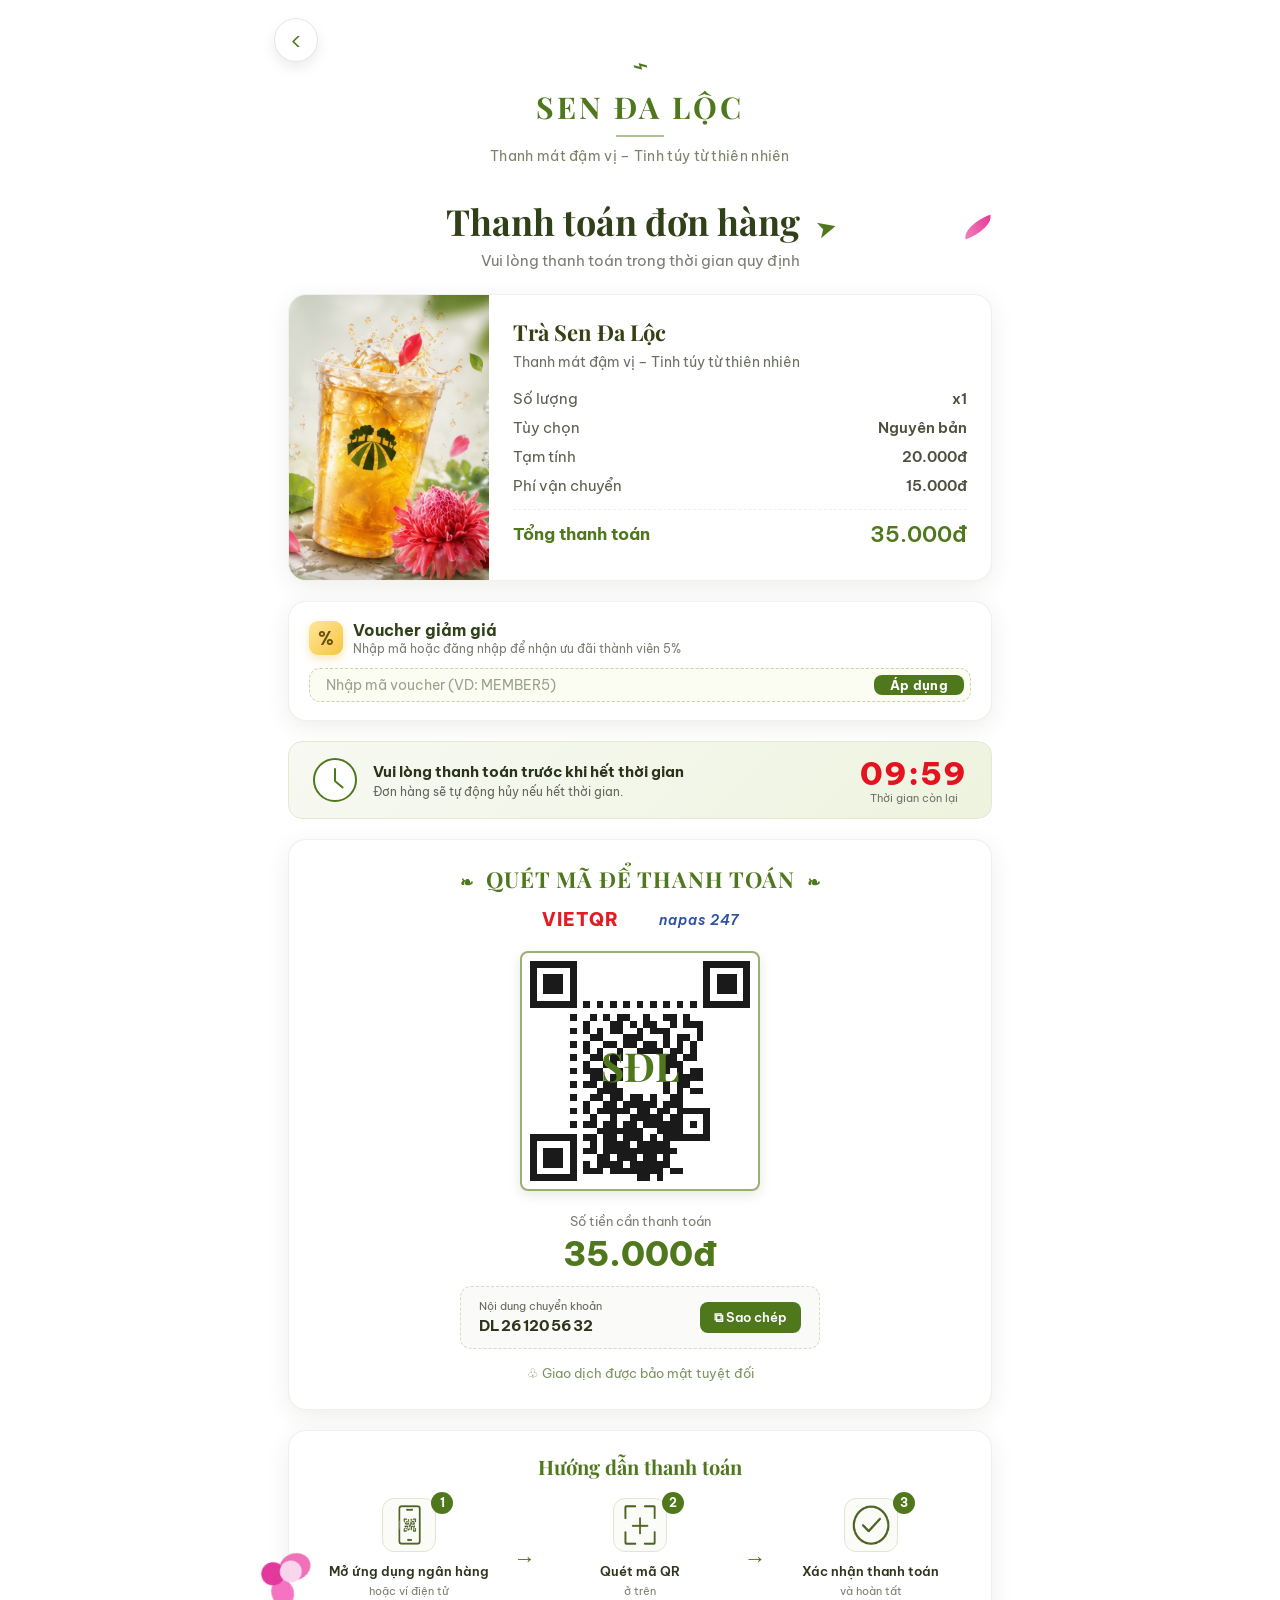
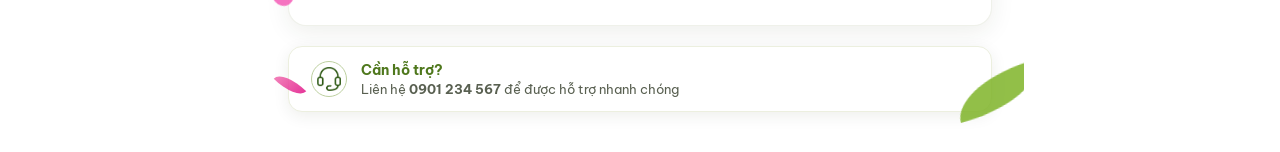
<file: thanh-toan.html>
<!DOCTYPE html>
<html lang="vi">
<head>
<meta charset="UTF-8" />
<meta name="viewport" content="width=device-width, initial-scale=1.0" />
<title>Sen Đa Lộc – Thanh toán đơn hàng</title>
<link rel="preconnect" href="https://fonts.googleapis.com">
<link rel="preconnect" href="https://fonts.gstatic.com" crossorigin>
<link href="https://fonts.googleapis.com/css2?family=Playfair+Display:wght@600;700&family=Be+Vietnam+Pro:wght@300;400;500;600;700&family=Caveat:wght@600;700&display=swap" rel="stylesheet">
<style>
  :root{
    --green:#4f781d; --green-dark:#3f6017; --green-soft:#526f21;
    --cream:#f7f3e8; --line:#eef0e8; --muted:#7a7d73;
  }
  *{box-sizing:border-box}
  body{
    margin:0; font-family:'Be Vietnam Pro', Arial, Helvetica, sans-serif;
    background:#fff; color:#263015; display:flex; justify-content:center;
    min-height:100vh;
  }
  .page{
    width:768px; min-height:100vh; position:relative; overflow:hidden; background:#fff;
    padding:24px 32px 40px;
  }

  /* back button */
  .back-btn{
    position:absolute; top:18px; left:18px; z-index:10;
    width:44px; height:44px; border-radius:50%;
    display:flex; align-items:center; justify-content:center;
    background:#fff; color:var(--green); font-size:26px; font-weight:300;
    text-decoration:none; border:1px solid #e6e6e6;
    box-shadow:0 6px 14px rgba(0,0,0,.08);
    transition:transform .18s ease, box-shadow .18s ease;
  }
  .back-btn:hover{transform:translateY(-2px);box-shadow:0 10px 20px rgba(0,0,0,.12)}

  /* brand top */
  .brand-bar{text-align:center; padding:24px 0 14px; position:relative;}
  .brand-leaf{color:var(--green); font-size:26px; transform:rotate(-15deg); display:inline-block; margin-bottom:6px}
  .brand-name{font-family:'Playfair Display', Georgia, serif; color:var(--green); font-size:30px; font-weight:700; letter-spacing:3px}
  .brand-name::after{content:'';display:block;width:48px;height:2px;background:#adc58d;margin:8px auto 0}
  .brand-tag{font-family:'Be Vietnam Pro', sans-serif; font-size:14px; color:#7a8267; margin-top:10px; font-weight:400; letter-spacing:.3px}

  /* heading */
  h1{
    font-family:'Playfair Display', Georgia, serif;
    font-size:36px; margin:18px 0 6px; font-weight:700; color:#304018;
    text-align:center;
  }
  h1 .leaf{display:inline-block; color:var(--green); font-size:22px; transform:rotate(-15deg); margin-left:8px}
  .sub{font-size:15px; color:#7a7d73; text-align:center; margin-bottom:24px}

  /* card */
  .card{
    background:#fff; border-radius:18px;
    box-shadow:0 6px 24px rgba(32,54,9,.08);
    border:1px solid rgba(232,235,225,.7);
    margin-bottom:20px;
  }

  /* order summary */
  .order{display:flex; overflow:hidden; min-height:200px}
  .prod-img{width:200px; height:auto; object-fit:cover; flex-shrink:0; background:#f4f4f4}
  .prod-info{padding:22px 24px; flex:1}
  .prod-title{font-family:'Playfair Display', Georgia, serif; font-weight:700; font-size:22px; margin-bottom:6px; color:#354014}
  .prod-desc{color:#6c7065; font-size:14px; margin-bottom:18px}
  .row{display:flex; justify-content:space-between; align-items:center; margin:10px 0; color:#5a5f51; font-size:15px}
  .row span:last-child{font-weight:600; color:#4c503e}
  .line{border-top:1px dashed var(--line); margin:14px 0 10px}
  .total{font-weight:700; color:var(--green); font-size:17px}
  .total span:last-child{font-size:22px; color:var(--green)}

  /* voucher */
  .voucher{padding:18px 20px;}
  .voucher-head{display:flex;align-items:center;gap:10px;margin-bottom:12px}
  .voucher-head .v-icon{
    width:34px;height:34px;border-radius:9px;
    background:linear-gradient(135deg,#ffe69a,#f4c641);
    display:flex;align-items:center;justify-content:center;
    color:#6b4d10;font-size:18px;font-weight:800;flex-shrink:0;
    box-shadow:0 4px 10px rgba(228,182,40,.32);
  }
  .voucher-head .v-title{font-weight:700;color:#304018;font-size:16px;flex:1}
  .voucher-head .v-sub{font-size:12px;color:#7a7d73;display:block;margin-top:1px;font-weight:400}
  .voucher-input{
    display:flex;gap:10px;align-items:stretch;
    border:1.5px dashed #c9d4ad;border-radius:11px;padding:6px 6px 6px 14px;
    background:#fbfdf3;
  }
  .voucher-input input{
    border:0;outline:0;background:transparent;flex:1;
    font-family:inherit;font-size:14px;color:#2e351d;
    letter-spacing:.6px;text-transform:uppercase;
  }
  .voucher-input input::placeholder{color:#9aa28a;text-transform:none;letter-spacing:0}
  .v-apply{
    border:0;border-radius:8px;background:var(--green);color:#fff;
    font-family:inherit;font-weight:700;font-size:13px;padding:0 16px;
    cursor:pointer;letter-spacing:.3px;transition:background .18s ease;
  }
  .v-apply:hover{background:var(--green-dark)}
  .v-applied{
    margin-top:12px;display:none;align-items:center;gap:10px;
    background:linear-gradient(90deg,#e8f3d1,#f4f8e2);
    border:1px solid #c4d99a;border-radius:11px;padding:10px 14px;
  }
  .v-applied.show{display:flex}
  .v-applied .tick{
    width:24px;height:24px;border-radius:50%;background:var(--green);color:#fff;
    display:flex;align-items:center;justify-content:center;font-size:13px;font-weight:800;flex-shrink:0;
  }
  .v-applied .info{flex:1;font-size:13px;color:#2e351d}
  .v-applied .info b{color:var(--green);letter-spacing:.5px}
  .v-applied .remove{
    background:none;border:0;color:#a64545;font-size:12px;font-weight:600;cursor:pointer;
  }
  .row.discount span:last-child{color:#c33;font-weight:700}

  /* timer */
  .timer{
    height:78px; border-radius:14px; background:linear-gradient(135deg,#f7f9f2,#eef3df);
    display:flex; align-items:center; padding:0 24px; margin-bottom:20px; gap:16px;
    border:1px solid #e3ead0;
  }
  .clock{
    width:44px; height:44px; border:2px solid var(--green); border-radius:50%;
    position:relative; flex-shrink:0; background:#fff;
  }
  .clock:before{content:""; position:absolute; width:2px; height:14px; background:var(--green); left:50%; top:8px; transform:translateX(-50%); border-radius:2px}
  .clock:after{content:""; position:absolute; width:11px; height:2px; background:var(--green); left:50%; top:20px; transform-origin:left center; transform:rotate(40deg); border-radius:2px}
  .timer-text{flex:1}
  .timer-title{font-weight:700; font-size:15px; color:#2c331c}
  .timer-note{font-size:12px; color:#62675b; margin-top:3px}
  .time{font-size:32px; color:#e31320; font-weight:800; letter-spacing:1px; text-align:center; min-width:90px; line-height:1}
  .time small{display:block; color:#6e716b; font-size:11px; font-weight:400; letter-spacing:0; margin-top:4px}

  /* payment */
  .payment{padding:24px 24px 28px; text-align:center}
  .pay-title{font-family:'Playfair Display', Georgia, serif; font-size:22px; color:var(--green); font-weight:700; margin-bottom:14px; text-transform:uppercase; letter-spacing:1px}
  .pay-title:before,.pay-title:after{content:"❧"; color:var(--green); font-size:16px; margin:0 12px}
  .pay-brand{font-size:18px; color:#e31b23; font-weight:800; letter-spacing:1px; display:flex; justify-content:center; align-items:center; gap:40px; margin-bottom:14px}
  .pay-brand .napas{font-size:14px; color:#2b50a4; font-style:italic; font-weight:600}

  .qrbox{
    display:inline-block; border:2px solid #9bae76; border-radius:8px;
    padding:8px; background:#fff; margin:6px 0 10px;
    box-shadow:0 4px 12px rgba(79,120,29,.15);
  }
  .qrbox svg{display:block; width:220px; height:220px}
  .caption{font-size:13px; color:var(--muted); margin-top:8px}
  .amount{font-size:34px; font-weight:800; color:var(--green); line-height:1.1; margin:6px 0 14px}

  .transfer{
    max-width:360px; margin:8px auto 16px; border-radius:11px; background:#fafaf8;
    display:flex; align-items:center; justify-content:space-between;
    padding:12px 18px; border:1px dashed #d6dcc8; gap:14px;
  }
  .transfer .left{font-size:11px; line-height:1.35; color:#62675b; text-align:left}
  .transfer strong{font-size:15px; letter-spacing:.4px; color:#2e351d; display:block; margin-top:2px}
  .copy{
    font-size:13px; color:#fff; background:var(--green); padding:7px 14px; border-radius:8px;
    display:flex; align-items:center; gap:5px; cursor:pointer; border:0;
    font-family:inherit; font-weight:600; transition:background .18s ease;
  }
  .copy:hover{background:var(--green-dark)}
  .copy.copied{background:#2e8b3a}

  .shield{font-size:13px; color:#7e9360; margin-top:8px}

  /* guide */
  .guide{padding:22px 24px 26px}
  .guide-title{font-family:'Playfair Display', Georgia, serif; color:var(--green); font-weight:700; font-size:20px; margin-bottom:18px; text-align:center}
  .steps{display:flex; align-items:flex-start; justify-content:space-between; gap:8px}
  .step{flex:1; text-align:center; position:relative; padding:0 8px}
  .num{
    position:absolute; top:-6px; left:50%; transform:translateX(22px);
    width:22px; height:22px; border-radius:50%; background:var(--green);
    color:#fff; font-size:12px; line-height:22px; font-weight:700;
  }
  .iconbox{
    margin:0 auto 10px; width:54px; height:54px; border:1.5px solid #dfe7d1;
    border-radius:12px; background:#fbfcf8;
    display:flex; align-items:center; justify-content:center;
    color:var(--green); font-size:26px;
  }
  .iconbox-img{padding:6px}
  .iconbox-img img{width:100%;height:100%;object-fit:contain;display:block}
  .step p{margin:0; font-size:13px; color:#2e351d; line-height:1.4; font-weight:600}
  .step small{font-size:11px; color:#7b7e73; display:block; margin-top:3px; font-weight:400}
  .arrow{color:var(--green); font-size:22px; align-self:center; margin-top:18px; flex:0 0 auto}

  /* support */
  .support{
    margin-top:16px; border-radius:14px; background:#fff;
    box-shadow:0 4px 16px rgba(35,50,9,.08);
    display:flex; align-items:center; gap:14px; padding:14px 22px;
    font-size:13px; color:#596051; border:1px solid #ecefdf;
  }
  .headset{
    width:36px; height:36px; border:1.5px solid #bdd0a0; border-radius:50%;
    display:flex; align-items:center; justify-content:center; color:var(--green); font-size:18px; flex-shrink:0;
  }
  .headset-img{padding:5px;background:#fff}
  .headset-img img{width:100%;height:100%;object-fit:contain;display:block}
  .support b{font-size:14px; color:var(--green); display:block; margin-bottom:2px}

  /* decorations */
  .lotus, .leaf-deco, .petal{position:absolute; pointer-events:none; opacity:.85}
  .lotus{left:-30px; bottom:120px; width:110px; height:110px; transform:rotate(-18deg)}
  .lotus:before{
    content:""; position:absolute; inset:0;
    background:
      radial-gradient(circle at 60% 48%, #f7cfec 0 12%, transparent 13%),
      radial-gradient(ellipse at 44% 45%, #df168b 0 13%, transparent 14%),
      radial-gradient(ellipse at 65% 45%, #ee59ac 0 15%, transparent 16%),
      radial-gradient(ellipse at 47% 64%, #f55cb7 0 13%, transparent 14%);
    filter:blur(.5px);
  }
  .petal{width:32px; height:14px; background:linear-gradient(90deg,#f06aad,#e11588); border-radius:100% 0 100% 0}
  .p1{right:30px; top:220px; transform:rotate(-22deg)}
  .p2{left:18px; bottom:60px; transform:rotate(45deg)}
  .leaf-deco{right:-20px; bottom:40px; width:90px; height:42px; background:#7fb429; border-radius:100% 0 100% 0; transform:rotate(-15deg); filter:blur(.4px)}

  /* toast */
  .toast{
    position:fixed; left:50%; bottom:30px; transform:translateX(-50%) translateY(20px);
    background:#2e351d; color:#fff; padding:12px 22px; border-radius:10px; font-size:14px;
    opacity:0; pointer-events:none; transition:opacity .25s ease, transform .25s ease;
    z-index:9999; box-shadow:0 10px 24px rgba(0,0,0,.25);
  }
  .toast.show{opacity:1; transform:translateX(-50%) translateY(0)}

  @media(max-width:800px){
    .page{width:100%; padding:18px 16px 32px}
    h1{font-size:28px}
    .order{flex-direction:column}
    .prod-img{width:100%; height:200px}
    .prod-info{padding:18px}
    .pay-brand{gap:20px}
    .qrbox svg{width:180px; height:180px}
    .amount{font-size:28px}
    .steps{flex-wrap:wrap; gap:10px}
    .arrow{display:none}
    .step{flex:0 0 30%}
  }
</style>
</head>
<body>
  <main class="page">
    <a class="back-btn" href="dat-hang.html" aria-label="Quay lại" onclick="if(document.referrer){history.back();return false;}">‹</a>

    <div class="brand-bar">
      <div class="brand-leaf">⌁</div>
      <div class="brand-name">SEN ĐA LỘC</div>
      <div class="brand-tag">Thanh mát đậm vị – Tinh túy từ thiên nhiên</div>
    </div>

    <h1>Thanh toán đơn hàng <span class="leaf">➤</span></h1>
    <div class="sub">Vui lòng thanh toán trong thời gian quy định</div>

    <!-- order summary -->
    <section class="card order">
      <img class="prod-img" src="images/product-tea.jpg" alt="Trà Sen Đa Lộc">
      <div class="prod-info">
        <div class="prod-title">Trà Sen Đa Lộc</div>
        <div class="prod-desc">Thanh mát đậm vị – Tinh túy từ thiên nhiên</div>
        <div class="row"><span>Số lượng</span><span id="sumQty">x1</span></div>
        <div class="row"><span>Tùy chọn</span><span id="sumOption">Nguyên bản</span></div>
        <div class="row"><span>Tạm tính</span><span id="sumSubtotal">20.000đ</span></div>
        <div class="row"><span>Phí vận chuyển</span><span id="sumShip">15.000đ</span></div>
        <div class="row discount" id="rowDiscount" style="display:none"><span id="discountLabel">Giảm giá voucher</span><span id="sumDiscount">-0đ</span></div>
        <div class="line"></div>
        <div class="row total"><span>Tổng thanh toán</span><span id="sumTotal">35.000đ</span></div>
      </div>
    </section>

    <!-- voucher -->
    <section class="card voucher">
      <div class="voucher-head">
        <div class="v-icon">%</div>
        <div class="v-title">Voucher giảm giá
          <small class="v-sub">Nhập mã hoặc đăng nhập để nhận ưu đãi thành viên 5%</small>
        </div>
      </div>
      <div class="voucher-input">
        <input id="voucherInput" type="text" placeholder="Nhập mã voucher (VD: MEMBER5)" autocomplete="off">
        <button class="v-apply" id="voucherApply" type="button">Áp dụng</button>
      </div>
      <div class="v-applied" id="voucherApplied">
        <div class="tick">✓</div>
        <div class="info">Đã áp dụng <b id="vCode">MEMBER5</b> – giảm <b id="vPercent">5%</b> trên tổng đơn</div>
        <button class="remove" id="voucherRemove" type="button">Bỏ mã</button>
      </div>
    </section>

    <!-- timer -->
    <section class="timer">
      <div class="clock"></div>
      <div class="timer-text">
        <div class="timer-title">Vui lòng thanh toán trước khi hết thời gian</div>
        <div class="timer-note">Đơn hàng sẽ tự động hủy nếu hết thời gian.</div>
      </div>
      <div class="time"><span id="countdown">09:45</span><small>Thời gian còn lại</small></div>
    </section>

    <!-- payment -->
    <section class="card payment">
      <div class="pay-title">Quét mã để thanh toán</div>
      <div class="pay-brand"><span>VIETQR</span><span class="napas">napas 247</span></div>
      <div class="qrbox">
        <svg viewBox="0 0 33 33" xmlns="http://www.w3.org/2000/svg" shape-rendering="crispEdges">
          <rect width="33" height="33" fill="#fff"/>
          <g fill="#1a1a1a">
            <!-- top-left finder -->
            <rect x="0" y="0" width="7" height="7"/><rect x="1" y="1" width="5" height="5" fill="#fff"/><rect x="2" y="2" width="3" height="3"/>
            <!-- top-right finder -->
            <rect x="26" y="0" width="7" height="7"/><rect x="27" y="1" width="5" height="5" fill="#fff"/><rect x="28" y="2" width="3" height="3"/>
            <!-- bottom-left finder -->
            <rect x="0" y="26" width="7" height="7"/><rect x="1" y="27" width="5" height="5" fill="#fff"/><rect x="2" y="28" width="3" height="3"/>
            <!-- timing patterns -->
            <rect x="8" y="6" width="1" height="1"/><rect x="10" y="6" width="1" height="1"/><rect x="12" y="6" width="1" height="1"/><rect x="14" y="6" width="1" height="1"/><rect x="16" y="6" width="1" height="1"/><rect x="18" y="6" width="1" height="1"/><rect x="20" y="6" width="1" height="1"/><rect x="22" y="6" width="1" height="1"/><rect x="24" y="6" width="1" height="1"/>
            <rect x="6" y="8" width="1" height="1"/><rect x="6" y="10" width="1" height="1"/><rect x="6" y="12" width="1" height="1"/><rect x="6" y="14" width="1" height="1"/><rect x="6" y="16" width="1" height="1"/><rect x="6" y="18" width="1" height="1"/><rect x="6" y="20" width="1" height="1"/><rect x="6" y="22" width="1" height="1"/><rect x="6" y="24" width="1" height="1"/>
            <!-- alignment pattern bottom-right -->
            <rect x="22" y="22" width="5" height="5"/><rect x="23" y="23" width="3" height="3" fill="#fff"/><rect x="24" y="24" width="1" height="1"/>
            <!-- data pattern (decorative pseudo-random) -->
            <rect x="9" y="8" width="1" height="1"/><rect x="11" y="8" width="1" height="1"/><rect x="13" y="8" width="2" height="1"/><rect x="17" y="8" width="1" height="2"/><rect x="20" y="8" width="2" height="1"/><rect x="23" y="8" width="1" height="2"/>
            <rect x="8" y="9" width="1" height="2"/><rect x="12" y="9" width="2" height="2"/><rect x="15" y="9" width="1" height="1"/><rect x="18" y="9" width="1" height="2"/><rect x="21" y="9" width="1" height="1"/><rect x="24" y="9" width="2" height="1"/>
            <rect x="10" y="10" width="1" height="1"/><rect x="16" y="10" width="1" height="2"/><rect x="19" y="10" width="2" height="1"/><rect x="25" y="10" width="1" height="2"/>
            <rect x="9" y="11" width="2" height="1"/><rect x="14" y="11" width="2" height="2"/><rect x="20" y="11" width="1" height="2"/><rect x="22" y="11" width="2" height="1"/>
            <rect x="8" y="12" width="1" height="2"/><rect x="11" y="12" width="2" height="1"/><rect x="17" y="12" width="2" height="2"/><rect x="22" y="12" width="1" height="2"/><rect x="24" y="12" width="1" height="2"/>
            <rect x="10" y="13" width="1" height="1"/><rect x="13" y="13" width="1" height="2"/><rect x="16" y="13" width="1" height="1"/><rect x="19" y="13" width="1" height="2"/><rect x="21" y="13" width="2" height="1"/>
            <rect x="9" y="14" width="2" height="1"/><rect x="12" y="14" width="1" height="2"/><rect x="15" y="14" width="1" height="2"/><rect x="20" y="14" width="2" height="2"/><rect x="23" y="14" width="2" height="1"/>
            <rect x="8" y="15" width="1" height="2"/><rect x="11" y="15" width="1" height="1"/><rect x="14" y="15" width="2" height="1"/><rect x="17" y="15" width="2" height="2"/><rect x="22" y="15" width="1" height="2"/>
            <rect x="9" y="16" width="2" height="2"/><rect x="13" y="16" width="2" height="1"/><rect x="16" y="16" width="1" height="2"/><rect x="19" y="16" width="2" height="1"/><rect x="24" y="16" width="2" height="2"/>
            <rect x="12" y="17" width="2" height="1"/><rect x="15" y="17" width="1" height="2"/><rect x="18" y="17" width="1" height="2"/><rect x="22" y="17" width="2" height="2"/>
            <rect x="8" y="18" width="2" height="1"/><rect x="11" y="18" width="2" height="2"/><rect x="14" y="18" width="2" height="2"/><rect x="17" y="18" width="2" height="1"/><rect x="20" y="18" width="1" height="2"/>
            <rect x="10" y="19" width="1" height="2"/><rect x="13" y="19" width="1" height="1"/><rect x="16" y="19" width="1" height="2"/><rect x="19" y="19" width="2" height="1"/><rect x="22" y="19" width="1" height="1"/><rect x="24" y="19" width="2" height="1"/>
            <rect x="9" y="20" width="1" height="1"/><rect x="12" y="20" width="2" height="1"/><rect x="15" y="20" width="2" height="2"/><rect x="18" y="20" width="1" height="2"/><rect x="21" y="20" width="2" height="2"/>
            <rect x="8" y="21" width="1" height="2"/><rect x="11" y="21" width="2" height="2"/><rect x="14" y="21" width="1" height="2"/><rect x="17" y="21" width="2" height="1"/><rect x="20" y="21" width="1" height="2"/>
            <rect x="10" y="22" width="2" height="1"/><rect x="13" y="22" width="2" height="1"/><rect x="16" y="22" width="2" height="2"/><rect x="19" y="22" width="1" height="2"/>
            <rect x="9" y="23" width="1" height="2"/><rect x="12" y="23" width="1" height="2"/><rect x="15" y="23" width="2" height="1"/><rect x="18" y="23" width="2" height="2"/><rect x="21" y="23" width="1" height="2"/>
            <rect x="8" y="24" width="2" height="1"/><rect x="11" y="24" width="2" height="2"/><rect x="14" y="24" width="2" height="2"/><rect x="17" y="24" width="2" height="1"/><rect x="20" y="24" width="2" height="2"/>
            <rect x="10" y="25" width="1" height="1"/><rect x="13" y="25" width="1" height="1"/><rect x="16" y="25" width="1" height="2"/><rect x="19" y="25" width="2" height="1"/>
            <rect x="8" y="26" width="2" height="1"/><rect x="11" y="26" width="2" height="2"/><rect x="14" y="26" width="2" height="1"/><rect x="18" y="26" width="1" height="2"/><rect x="20" y="26" width="2" height="1"/>
            <rect x="9" y="27" width="1" height="2"/><rect x="13" y="27" width="2" height="2"/><rect x="16" y="27" width="2" height="2"/><rect x="19" y="27" width="2" height="2"/>
            <rect x="8" y="28" width="2" height="1"/><rect x="11" y="28" width="2" height="1"/><rect x="15" y="28" width="1" height="2"/><rect x="18" y="28" width="1" height="2"/><rect x="20" y="28" width="2" height="1"/>
            <rect x="10" y="29" width="2" height="2"/><rect x="13" y="29" width="2" height="1"/><rect x="17" y="29" width="2" height="2"/><rect x="20" y="29" width="1" height="2"/>
            <rect x="8" y="30" width="1" height="2"/><rect x="12" y="30" width="2" height="2"/><rect x="15" y="30" width="2" height="1"/><rect x="18" y="30" width="2" height="2"/>
            <rect x="9" y="31" width="2" height="1"/><rect x="14" y="31" width="2" height="1"/><rect x="16" y="31" width="2" height="2"/><rect x="19" y="31" width="1" height="2"/><rect x="21" y="31" width="2" height="1"/>
            <!-- center logo overlay backing -->
            <rect x="14" y="14" width="6" height="6" fill="#fff"/>
          </g>
          <!-- center leaf logo -->
          <text x="50%" y="55%" font-family="Playfair Display, serif" font-size="6" font-weight="700" fill="#4f781d" text-anchor="middle">SĐL</text>
        </svg>
      </div>
      <div class="caption">Số tiền cần thanh toán</div>
      <div class="amount" id="qrAmount">35.000đ</div>
      <div class="transfer">
        <div class="left">
          Nội dung chuyển khoản
          <strong id="orderCode">DL240518123</strong>
        </div>
        <button class="copy" id="copyBtn" type="button">⧉ Sao chép</button>
      </div>
      <div class="shield">♧ Giao dịch được bảo mật tuyệt đối</div>
    </section>

    <!-- guide -->
    <section class="card guide">
      <div class="guide-title">Hướng dẫn thanh toán</div>
      <div class="steps">
        <div class="step"><div class="num">1</div><div class="iconbox iconbox-img"><img src="images/tt-app.png" alt="Mở ứng dụng ngân hàng"></div><p>Mở ứng dụng ngân hàng<br><small>hoặc ví điện tử</small></p></div>
        <div class="arrow">→</div>
        <div class="step"><div class="num">2</div><div class="iconbox iconbox-img"><img src="images/tt-scan-qr.png" alt="Quét mã QR"></div><p>Quét mã QR<br><small>ở trên</small></p></div>
        <div class="arrow">→</div>
        <div class="step"><div class="num">3</div><div class="iconbox iconbox-img"><img src="images/tt-confirm.png" alt="Xác nhận thanh toán"></div><p>Xác nhận thanh toán<br><small>và hoàn tất</small></p></div>
      </div>
    </section>

    <section class="support">
      <div class="headset headset-img"><img src="images/tt-support.png" alt="Hỗ trợ"></div>
      <div><b>Cần hỗ trợ?</b>Liên hệ <strong>0901 234 567</strong> để được hỗ trợ nhanh chóng</div>
    </section>

    <div class="lotus"></div>
    <div class="petal p1"></div>
    <div class="petal p2"></div>
    <div class="leaf-deco"></div>
  </main>

  <div class="toast" id="toast"></div>

  <script>
    // ===== Read URL params and populate summary =====
    const params = new URLSearchParams(location.search);
    const qty = Math.max(1, parseInt(params.get('qty')||'1',10));
    const option = params.get('option') || 'Nguyên bản';
    const ship = params.get('ship') || 'Ship ngoại thành';
    const UNIT = 20000;
    const SHIP_FEE = 15000;
    const subtotal = UNIT * qty;
    const fmt = n => n.toLocaleString('vi-VN') + 'đ';

    document.getElementById('sumQty').textContent = 'x' + qty;
    document.getElementById('sumOption').textContent = option;
    document.getElementById('sumSubtotal').textContent = fmt(subtotal);
    document.getElementById('sumShip').textContent = fmt(SHIP_FEE);

    // ===== Voucher / Discount =====
    // Voucher dạng object: { code, label, type:'percent|fixed|freeship', value }
    const STATIC_VOUCHERS = {
      'WELCOME5': { code:'WELCOME5', label:'Quà chào mừng – Giảm 5%', type:'percent', value:5 },
      'SEN10':    { code:'SEN10',    label:'Voucher SEN10 – Giảm 10%', type:'percent', value:10 }
    };
    function loadStoredVouchers(){
      try{ return JSON.parse(localStorage.getItem('sdl_vouchers')||'[]') || []; }catch(_){return [];}
    }
    function findVoucher(code){
      if (!code) return null;
      const c = code.trim().toUpperCase();
      if (STATIC_VOUCHERS[c]) return STATIC_VOUCHERS[c];
      const list = loadStoredVouchers();
      return list.find(v => (v.code||'').toUpperCase() === c) || null;
    }

    let activeVoucher = null; // object hoặc null

    const elDiscountRow = document.getElementById('rowDiscount');
    const elDiscount    = document.getElementById('sumDiscount');
    const elDiscountLbl = document.getElementById('discountLabel');
    const elTotal       = document.getElementById('sumTotal');
    const elQrAmount    = document.getElementById('qrAmount');
    const elApplied     = document.getElementById('voucherApplied');
    const elVCode       = document.getElementById('vCode');
    const elVPercent    = document.getElementById('vPercent');
    const elVoucherIn   = document.getElementById('voucherInput');

    function discountOf(v){
      if (!v) return 0;
      if (v.type === 'percent')  return Math.round(subtotal * v.value / 100);
      if (v.type === 'fixed')    return Math.min(v.value, subtotal + SHIP_FEE);
      if (v.type === 'freeship') return SHIP_FEE;
      return 0;
    }
    function shortDesc(v){
      if (v.type === 'percent')  return v.value + '%';
      if (v.type === 'fixed')    return (v.value/1000) + 'K';
      if (v.type === 'freeship') return 'Free ship';
      return '';
    }

    function recalc(){
      const discount = discountOf(activeVoucher);
      if (activeVoucher) {
        elDiscountRow.style.display = 'flex';
        elDiscount.textContent = '-' + fmt(discount);
        elDiscountLbl.textContent = activeVoucher.label || ('Giảm giá ' + activeVoucher.code);
        elApplied.classList.add('show');
        elVCode.textContent = activeVoucher.code;
        elVPercent.textContent = shortDesc(activeVoucher);
      } else {
        elDiscountRow.style.display = 'none';
        elApplied.classList.remove('show');
      }
      const total = Math.max(0, subtotal + SHIP_FEE - discount);
      elTotal.textContent = fmt(total);
      elQrAmount.textContent = fmt(total);
    }

    function applyVoucher(code){
      const c = (code||'').trim().toUpperCase();
      if (!c) { showToast('Vui lòng nhập mã voucher'); return; }
      const v = findVoucher(c);
      if (!v) { showToast('Mã voucher không hợp lệ'); return; }
      activeVoucher = v;
      elVoucherIn.value = v.code;
      recalc();
      showToast('Đã áp dụng mã ' + v.code);
    }

    document.getElementById('voucherApply').addEventListener('click', () => applyVoucher(elVoucherIn.value));
    elVoucherIn.addEventListener('keydown', e => { if(e.key==='Enter'){ e.preventDefault(); applyVoucher(elVoucherIn.value);} });
    document.getElementById('voucherRemove').addEventListener('click', () => {
      activeVoucher = null;
      elVoucherIn.value = '';
      recalc();
      showToast('Đã bỏ mã voucher');
    });

    // 1) Ưu tiên voucher chọn từ trang đặt hàng (URL param)
    // 2) Nếu không có, tự áp WELCOME5 khi đã đăng nhập (nếu còn trong kho)
    const urlVoucher = params.get('voucher');
    if (urlVoucher) {
      const v = findVoucher(urlVoucher);
      if (v) { activeVoucher = v; elVoucherIn.value = v.code; }
    } else {
      try{
        if (localStorage.getItem('sdl_loggedIn') === '1') {
          const welcome = findVoucher('WELCOME5');
          if (welcome) { activeVoucher = welcome; elVoucherIn.value = welcome.code; }
        }
      }catch(_){}
    }
    recalc();

    // generate order code
    const now = new Date();
    const code = 'DL' + String(now.getFullYear()).slice(2) +
                 String(now.getMonth()+1).padStart(2,'0') +
                 String(now.getDate()).padStart(2,'0') +
                 String(Math.floor(Math.random()*900)+100);
    document.getElementById('orderCode').textContent = code;

    // ===== Toast =====
    const toast = document.getElementById('toast');
    function showToast(msg){
      toast.textContent = msg;
      toast.classList.add('show');
      clearTimeout(showToast._t);
      showToast._t = setTimeout(()=>toast.classList.remove('show'), 2200);
    }

    // ===== Copy order code =====
    document.getElementById('copyBtn').addEventListener('click', () => {
      const text = code;
      const btn = document.getElementById('copyBtn');
      const fallback = () => {
        const ta = document.createElement('textarea');
        ta.value = text; document.body.appendChild(ta);
        ta.select(); document.execCommand('copy'); ta.remove();
      };
      const done = () => {
        btn.classList.add('copied');
        btn.textContent = '✓ Đã chép';
        showToast('Đã sao chép mã: ' + text);
        setTimeout(() => {btn.classList.remove('copied'); btn.textContent = '⧉ Sao chép'}, 1800);
      };
      if (navigator.clipboard && window.isSecureContext) {
        navigator.clipboard.writeText(text).then(done).catch(()=>{fallback();done();});
      } else { fallback(); done(); }
    });

    // ===== Countdown 10:00 =====
    let seconds = 10 * 60;
    const cd = document.getElementById('countdown');
    function tick(){
      const m = Math.floor(seconds/60), s = seconds%60;
      cd.textContent = String(m).padStart(2,'0') + ':' + String(s).padStart(2,'0');
      if (seconds <= 0) {
        clearInterval(timer);
        cd.textContent = '00:00';
        showToast('Đơn hàng đã hết hạn thanh toán');
        return;
      }
      seconds--;
    }
    tick();
    const timer = setInterval(tick, 1000);
  </script>
</body>
</html>
</file>
<file: style.css>
/* ============ RESET ============ */
*, *::before, *::after { margin: 0; padding: 0; box-sizing: border-box; }

body {
  font-family: 'Be Vietnam Pro', sans-serif;
  background: #e8efd9;
  color: #2f4720;
  min-height: 100vh;
  display: flex;
  justify-content: center;
  padding: 20px 0;
  overflow-x: hidden;
  background-image:
    radial-gradient(circle at 10% 10%, #f1f7e0 0, transparent 40%),
    radial-gradient(circle at 90% 90%, #fff4c0 0, transparent 40%);
}

button { font-family: inherit; cursor: pointer; }

/* ============ PAGE ============ */
.page {
  width: 100%;
  max-width: 430px;
  background: #fffdf6;
  overflow: visible;
  border-radius: 32px;
  box-shadow: 0 30px 80px rgba(50, 80, 30, 0.18);
  position: relative;
}

/* ============ HERO ============ */
.hero {
  position: relative;
  padding: 40px 24px 60px;
  background:
    linear-gradient(to right, rgba(255,253,246,0.95) 0%, rgba(255,253,246,0.85) 28%, rgba(255,253,246,0.55) 50%, rgba(255,253,246,0.15) 75%, rgba(255,253,246,0) 100%),
    url('images/hero-banner.png') 100% center / cover no-repeat,
    linear-gradient(to bottom, #ffffff, #f5f7ec);
  overflow: hidden;
}

.logo {
  text-align: center;
  font-family: 'Playfair Display', serif;
  color: #466128;
  font-size: 22px;
  letter-spacing: 2px;
  font-weight: 700;
  margin-bottom: 38px;
  position: relative;
}
.logo::after {
  content: '';
  display: block;
  width: 40px;
  height: 2px;
  background: #adc58d;
  margin: 6px auto 0;
}

.title-small {
  font-family: 'Caveat', cursive;
  font-size: 54px;
  color: #58792d;
  line-height: 0.85;
  letter-spacing: 1px;
}

.title {
  font-family: 'Playfair Display', serif;
  font-size: 52px;
  line-height: 1;
  margin-top: 4px;
  color: #35511f;
  letter-spacing: -1px;
  font-weight: 700;
}

.subtitle {
  margin-top: 14px;
  font-weight: 600;
  color: #587032;
  font-size: 15px;
}

.desc {
  margin-top: 18px;
  line-height: 1.8;
  color: #53614b;
  width: 58%;
  font-size: 13.5px;
}

.price {
  width: 130px;
  height: 130px;
  margin-top: 25px;
  position: relative;
  z-index: 3;
  animation: pricePulse 3s ease-in-out infinite;
  display: flex;
  align-items: center;
  justify-content: center;
}
.price.price-img {
  background: transparent;
  border: none;
  filter: drop-shadow(0 8px 18px rgba(73, 114, 34, 0.22));
}
.price.price-img img {
  width: 100%;
  height: 100%;
  object-fit: contain;
  display: block;
}

@keyframes pricePulse {
  0%, 100% { transform: scale(1); }
  50% { transform: scale(1.04); }
}

.buttons {
  display: flex;
  flex-wrap: nowrap;
  gap: 10px;
  margin-top: 26px;
  position: relative;
  z-index: 3;
}

/* ===== Nút ĐĂNG NHẬP góc trên-phải (hiện khi CHƯA đăng nhập) ===== */
.login-fab {
  position: fixed;
  top: 18px;
  right: 18px;
  z-index: 999;
  display: none;
  align-items: center;
  gap: 8px;
  height: 44px;
  padding: 0 18px 0 14px;
  border-radius: 50px;
  background: linear-gradient(180deg, #5d8d2f, #3f6621);
  color: #fff;
  font-family: 'Be Vietnam Pro', Arial, sans-serif;
  font-weight: 700;
  font-size: 13px;
  letter-spacing: 0.5px;
  text-decoration: none;
  box-shadow: 0 8px 22px rgba(63, 102, 33, 0.35);
  border: 2px solid #fff;
  transition: transform .18s ease, box-shadow .18s ease, filter .18s ease;
}
.login-fab.show { display: inline-flex; }
.login-fab:hover { transform: translateY(-2px); box-shadow: 0 12px 28px rgba(63, 102, 33, 0.45); filter: brightness(1.05); }
.login-fab:active { transform: translateY(0) scale(0.97); }
.login-fab svg { width: 18px; height: 18px; display: block; }

/* ===== Nút ĐẶT HÀNG to – nổi bật ===== */
.btn-big {
  flex: 1 1 auto;
  font-size: 17px !important;
  letter-spacing: 1px !important;
  padding: 18px 28px !important;
  border-radius: 60px !important;
  box-shadow: 0 14px 32px rgba(73, 114, 34, 0.42) !important;
  text-transform: uppercase;
  position: relative;
  overflow: hidden;
}
.btn-big:hover { transform: translateY(-2px); }
.btn-big:before {
  content: "";
  position: absolute;
  top: 0; left: -100%;
  width: 60%; height: 100%;
  background: linear-gradient(90deg, transparent, rgba(255,255,255,0.32), transparent);
  transform: skewX(-20deg);
  animation: btnShine 3s ease-in-out infinite;
}
@keyframes btnShine {
  0%   { left: -100%; }
  60%  { left: 140%; }
  100% { left: 140%; }
}

/* ===== Cart icon (hiện khi đã đăng nhập) ===== */
.cart-fab {
  position: fixed;
  top: 18px;
  right: 18px;
  z-index: 999;
  width: 50px; height: 50px;
  border-radius: 50%;
  background: linear-gradient(180deg, #5d8d2f, #3f6621);
  color: #fff;
  display: none;
  align-items: center;
  justify-content: center;
  box-shadow: 0 8px 22px rgba(63, 102, 33, 0.35);
  text-decoration: none;
  transition: transform .18s ease, box-shadow .18s ease;
  cursor: pointer;
  border: 2px solid #fff;
}
.cart-fab.show { display: flex; }
.cart-fab:hover { transform: translateY(-2px); box-shadow: 0 12px 28px rgba(63, 102, 33, 0.45); }
.cart-fab:active { transform: translateY(0) scale(0.96); }
.cart-fab svg { width: 24px; height: 24px; display: block; }
.cart-fab .cart-badge {
  position: absolute;
  top: -4px; right: -4px;
  min-width: 20px; height: 20px;
  padding: 0 5px;
  border-radius: 10px;
  background: #e84984;
  color: #fff;
  font-size: 11px;
  font-weight: 700;
  display: flex;
  align-items: center;
  justify-content: center;
  border: 2px solid #fff;
  line-height: 1;
}
.cart-fab .cart-badge:empty,
.cart-fab .cart-badge[data-count="0"] { display: none; }

/* Menu xổ khi click vào cart-fab */
.cart-menu {
  position: fixed;
  top: 76px; right: 18px;
  z-index: 999;
  width: 220px;
  background: #fff;
  border-radius: 14px;
  box-shadow: 0 14px 32px rgba(0, 0, 0, .18);
  border: 1px solid #ecefdf;
  padding: 8px;
  display: none;
  font-family: 'Be Vietnam Pro', sans-serif;
}
.cart-menu.show { display: block; }
.cart-menu a, .cart-menu button {
  display: flex; align-items: center; gap: 10px;
  width: 100%; padding: 10px 12px;
  font-size: 14px; color: #2e351d;
  border: 0; background: none; cursor: pointer;
  text-decoration: none; border-radius: 8px;
  font-family: inherit; text-align: left;
  font-weight: 500;
}
.cart-menu a:hover, .cart-menu button:hover { background: #f5faea; color: #4f781d; }
.cart-menu .sep { height: 1px; background: #eef0e6; margin: 4px 6px; }
.cart-menu .user {
  padding: 12px 12px 10px; font-size: 13px; color: #7a7d73;
}
.cart-menu .user b { display: block; color: #2e6428; font-size: 14px; margin-top: 2px; word-break: break-all; }
.cart-menu .stats {
  display: grid; grid-template-columns: 1fr 1fr; gap: 8px;
  padding: 6px 6px 10px;
}
.cart-menu .stat {
  background: linear-gradient(135deg, #f5faea, #eaf3d5);
  border: 1px solid #d8e6b8;
  border-radius: 10px;
  padding: 12px 8px;
  text-align: center;
}
.cart-menu .stat-num {
  font-family: 'Playfair Display', Georgia, serif;
  font-size: 26px; font-weight: 700; color: #3f6621;
  line-height: 1;
}
.cart-menu .stat-lbl {
  font-size: 11px; color: #6b7a55; margin-top: 6px; font-weight: 600;
  letter-spacing: .3px;
}

.btn {
  border: none;
  padding: 14px 20px;
  border-radius: 50px;
  font-weight: 700;
  font-size: 12.5px;
  letter-spacing: 0.3px;
  cursor: pointer;
  transition: transform 0.2s ease, box-shadow 0.2s ease, filter 0.2s ease;
  font-family: inherit;
  white-space: nowrap;
  text-align: center;
  line-height: 1;
}
.btn:active { transform: translateY(1px); }

.btn-primary {
  background: linear-gradient(to bottom, #5d8d2f, #3f6621);
  color: white;
  box-shadow: 0 10px 25px rgba(73, 114, 34, 0.3);
}
.btn-primary:hover { filter: brightness(1.08); box-shadow: 0 14px 30px rgba(73, 114, 34, 0.4); }

.btn-secondary {
  background: white;
  color: #49692b;
  border: 1px solid #dfe8d1;
}
.btn-secondary:hover { background: #f4f8eb; border-color: #adc58d; }

.btn-game {
  background: linear-gradient(135deg, #ffd54a 0%, #ffa726 100%);
  color: #4a3300;
  border: none;
  box-shadow: 0 10px 24px rgba(255, 167, 38, 0.35);
  position: relative;
  overflow: hidden;
}
.btn-game:hover {
  filter: brightness(1.08);
  box-shadow: 0 14px 30px rgba(255, 167, 38, 0.5);
  transform: translateY(-1px);
}
.btn-game:active { transform: translateY(1px); }

@keyframes floatFlower {
  0%, 100% { transform: translateY(0) rotate(0deg); }
  50% { transform: translateY(-8px) rotate(8deg); }
}

/* ============ FEATURES ============ */
.features {
  margin: 22px;
  margin-top: -28px;
  background: white;
  border-radius: 30px;
  display: grid;
  grid-template-columns: 1fr 1fr 1fr;
  padding: 24px 10px;
  position: relative;
  z-index: 5;
  box-shadow: 0 15px 40px rgba(0, 0, 0, 0.08);
}

.feature {
  text-align: center;
  padding: 0 8px;
  transition: transform 0.25s ease;
}
.feature:hover { transform: translateY(-4px); }

.icon {
  width: 56px;
  height: 56px;
  background: #f6faee;
  border-radius: 20px;
  margin: 0 auto 12px;
  display: flex;
  justify-content: center;
  align-items: center;
  font-size: 26px;
  transition: background 0.25s ease;
}
.feature:hover .icon { background: #e8f1d1; }
.icon.icon-img {
  background: transparent;
  padding: 0;
  overflow: hidden;
}
.icon.icon-img img {
  width: 100%;
  height: 100%;
  object-fit: contain;
  display: block;
}
.feature:hover .icon.icon-img { background: transparent; }

.feature h4 {
  font-size: 11.5px;
  line-height: 1.5;
  margin-bottom: 6px;
  color: #39541f;
  font-weight: 700;
}
.feature p {
  font-size: 10px;
  line-height: 1.6;
  color: #6d7767;
}

/* ============ SECTIONS ============ */
.section { padding: 30px 22px; }

.section-title {
  text-align: center;
  margin-bottom: 28px;
}
.section-title small {
  color: #7d8d6b;
  font-weight: 700;
  font-size: 11px;
  letter-spacing: 2px;
}
.section-title h2 {
  font-family: 'Playfair Display', serif;
  font-size: 36px;
  color: #39531f;
  margin-top: 6px;
  line-height: 1.1;
  font-weight: 700;
}

/* ============ TRIO SECTION (nằm trong khung 430px, đồng bộ với các section khác) ============ */
.trio-section {
  position: relative;
  padding: 34px 18px;
  overflow: hidden;
  background:
    radial-gradient(circle at 12% 18%, rgba(173, 197, 141, 0.25), transparent 35%),
    radial-gradient(circle at 88% 82%, rgba(255, 199, 52, 0.18), transparent 35%),
    linear-gradient(to bottom, #fafdf3, #f0f6e0);
}

.trio-section::before,
.trio-section::after {
  content: '🍃';
  position: absolute;
  opacity: 0.12;
  pointer-events: none;
}
.trio-section::before { left: 3%; top: 4%; transform: rotate(-20deg); font-size: 50px; }
.trio-section::after  { right: 3%; bottom: 4%; transform: rotate(160deg); font-size: 56px; }

.trio-inner {
  margin: 0 auto;
  position: relative;
  z-index: 2;
}

.trio-title { text-align: center; margin-bottom: 24px; }
.trio-title small {
  display: inline-flex;
  align-items: center;
  gap: 6px;
  font-size: 10px;
  letter-spacing: 2px;
}
.trio-title small::before {
  content: '🍃';
  font-size: 11px;
  filter: hue-rotate(-10deg);
}
.trio-title small::after {
  content: '🍃';
  font-size: 11px;
  transform: scaleX(-1);
}
.trio-title h2 {
  font-style: italic;
  font-size: 30px;
}

.trio-grid {
  display: grid;
  grid-template-columns: 1fr;
  gap: 22px;
  align-items: stretch;
}

.benefits-col {
  display: flex;
  flex-direction: column;
  gap: 14px;
}

.trio-grid .benefit { margin-bottom: 0; padding: 4px; gap: 12px; }
.trio-grid .benefit:hover { background: transparent; }
.trio-grid .benefit .circle {
  min-width: 44px;
  height: 44px;
  font-size: 20px;
  border: 2px solid white;
  box-shadow: 0 6px 18px rgba(73, 114, 34, 0.28);
}
.trio-grid .benefit h3 {
  font-size: 13.5px;
  margin-bottom: 4px;
  letter-spacing: 0.4px;
}
.trio-grid .benefit p { font-size: 12.5px; line-height: 1.6; }

/* Product card — kích thước mobile, đồng bộ với các section khác */
.trio-grid .product-card {
  margin-top: 0;
  padding: 16px;
  background: white;
  border-radius: 28px;
  box-shadow: 0 18px 40px rgba(50, 80, 30, 0.12);
}
.trio-grid .product-img {
  height: 220px;
  border-radius: 22px;
  font-size: 0;
  position: relative;
}
.trio-grid .product-img .cup {
  font-size: 100px;
  position: relative;
  z-index: 2;
  filter: drop-shadow(0 14px 22px rgba(60, 90, 30, 0.25));
}
.trio-grid .product-img .petal {
  position: absolute;
  font-size: 28px;
  filter: drop-shadow(0 6px 10px rgba(0,0,0,0.12));
  animation: floatPetal 5s ease-in-out infinite;
}
.trio-grid .product-img .petal-1 { top: 18%; left: 16%; animation-delay: 0s; }
.trio-grid .product-img .petal-2 { bottom: 12%; right: 14%; font-size: 44px; animation-delay: 1.2s; }
.trio-grid .product-img .petal-3 { top: 30%; right: 20%; animation-delay: 2.4s; }

@keyframes floatPetal {
  0%, 100% { transform: translateY(0) rotate(0deg); }
  50% { transform: translateY(-12px) rotate(15deg); }
}

.trio-grid .product-card h3 { font-size: 22px; margin-top: 14px; }
.trio-grid .product-card > p { font-size: 12.5px; margin-top: 4px; }
.trio-grid .product-card .tag {
  width: 58px; height: 58px;
  font-size: 20px;
  top: 18px; right: 18px;
}
.trio-grid .order-row { margin-top: 16px; gap: 8px; }
.trio-grid .order-row .btn { padding: 12px 18px; font-size: 12px; }
.trio-grid .counter { padding: 8px 10px; gap: 10px; }
.trio-grid .counter button { width: 26px; height: 26px; font-size: 16px; }
.trio-grid .counter strong { font-size: 14px; }

/* ============ BENEFITS ============ */
.benefit {
  display: flex;
  gap: 14px;
  margin-bottom: 20px;
  align-items: flex-start;
  padding: 6px;
  border-radius: 18px;
  transition: background 0.25s ease;
}
.benefit:hover { background: #fafdf3; }

.benefit .circle {
  min-width: 46px;
  height: 46px;
  border-radius: 50%;
  background: linear-gradient(135deg, #5d8d2f, #3f6621);
  color: white;
  display: flex;
  align-items: center;
  justify-content: center;
  font-size: 22px;
  box-shadow: 0 6px 16px rgba(73, 114, 34, 0.25);
  overflow: hidden;
}
.benefit .circle.circle-img { background: transparent; padding: 0; }
.benefit .circle.circle-img img {
  width: 100%;
  height: 100%;
  object-fit: cover;
  display: block;
  border-radius: 50%;
}

.benefit h3 {
  font-size: 14.5px;
  color: #3d5b22;
  margin-bottom: 5px;
  font-weight: 700;
  letter-spacing: 0.3px;
}
.benefit p {
  font-size: 13px;
  color: #5f6b58;
  line-height: 1.7;
}

/* ============ PRODUCT CARD ============ */
.product-card {
  margin-top: 28px;
  background: white;
  border-radius: 35px;
  padding: 18px;
  box-shadow: 0 20px 50px rgba(0, 0, 0, 0.08);
  position: relative;
  overflow: hidden;
}

.product-img {
  height: 230px;
  border-radius: 24px;
  background: linear-gradient(140deg, #fff6c8, #ffc834);
  display: flex;
  align-items: center;
  justify-content: center;
  font-size: 54px;
  position: relative;
  overflow: hidden;
}
.product-img::after {
  content: '';
  position: absolute;
  width: 200px;
  height: 200px;
  background: radial-gradient(circle, rgba(255,255,255,0.5), transparent 60%);
  border-radius: 50%;
  top: -40px;
  left: -40px;
}

/* Hiển thị ảnh thật cho product card */
.product-img-photo { background: #f4f8eb; }
.product-img-photo::after { display: none; }
.product-img-photo img {
  width: 100%;
  height: 100%;
  object-fit: cover;
  display: block;
  position: relative;
  z-index: 1;
}

.tag {
  position: absolute;
  right: 20px;
  top: 20px;
  width: 72px;
  height: 72px;
  background: linear-gradient(135deg, #5d8d2f, #3f6621);
  color: white;
  border-radius: 50%;
  display: flex;
  justify-content: center;
  align-items: center;
  font-weight: 800;
  font-size: 26px;
  z-index: 2;
  box-shadow: 0 10px 22px rgba(73, 114, 34, 0.35);
  font-family: 'Playfair Display', serif;
}

.product-card h3 {
  font-family: 'Playfair Display', serif;
  font-size: 28px;
  margin-top: 18px;
  color: #37511f;
  font-weight: 700;
}
.product-card p {
  color: #6f7867;
  line-height: 1.7;
  font-size: 13.5px;
  margin-top: 6px;
}

.order-row {
  margin-top: 20px;
  display: flex;
  justify-content: space-between;
  align-items: center;
  gap: 12px;
}

.counter {
  display: flex;
  align-items: center;
  gap: 14px;
  background: #f4f8eb;
  border-radius: 50px;
  padding: 10px 14px;
}
.counter button {
  width: 30px;
  height: 30px;
  border: none;
  border-radius: 50%;
  background: white;
  color: #50762b;
  font-size: 18px;
  font-weight: 700;
  display: flex;
  align-items: center;
  justify-content: center;
  box-shadow: 0 2px 8px rgba(0,0,0,0.05);
  transition: background 0.2s ease, transform 0.15s ease;
}
.counter button:hover { background: #d8e8b8; }
.counter button:active { transform: scale(0.92); }
.counter strong {
  min-width: 18px;
  text-align: center;
  color: #3d5b22;
  font-size: 15px;
  transition: transform 0.15s ease;
}

/* ============ INGREDIENTS ============ */
.ingredients {
  position: relative;
  background:
    linear-gradient(rgba(255, 253, 246, 0.48), rgba(244, 247, 234, 0.58)),
    url('images/ingredients-bg.jpg') center / cover no-repeat;
  padding: 58px 12px 56px;
  display: grid;
  grid-template-columns: repeat(4, 1fr);
  gap: 8px;
  text-align: center;
  overflow: hidden;
  box-shadow: 0 14px 32px rgba(60, 90, 40, 0.10);
}

/* Sóng uốn lượn ở mép trên & mép dưới (cùng màu nền trang) */
.ingredients::before,
.ingredients::after {
  content: '';
  position: absolute;
  left: -1px;
  right: -1px;
  height: 42px;
  pointer-events: none;
  z-index: 1;
}
.ingredients::before {
  top: -1px;
  background: url("data:image/svg+xml;utf8,<svg xmlns='http://www.w3.org/2000/svg' viewBox='0 0 200 42' preserveAspectRatio='none'><path d='M0,0 H200 V22 Q175,42 150,26 T100,26 T50,26 T0,22 Z' fill='%23fffdf6'/></svg>") top/100% 100% no-repeat;
}
.ingredients::after {
  bottom: -1px;
  background: url("data:image/svg+xml;utf8,<svg xmlns='http://www.w3.org/2000/svg' viewBox='0 0 200 42' preserveAspectRatio='none'><path d='M0,42 H200 V20 Q175,0 150,16 T100,16 T50,16 T0,20 Z' fill='%23fffdf6'/></svg>") bottom/100% 100% no-repeat;
}

.ingredient {
  position: relative;
  z-index: 2;
  transition: transform 0.25s ease;
}
.ingredient:hover { transform: translateY(-4px); }

.ingredient .pic {
  width: 64px;
  height: 64px;
  border-radius: 50%;
  background: white;
  display: flex;
  justify-content: center;
  align-items: center;
  margin: 0 auto 10px;
  font-size: 30px;
  box-shadow: 0 8px 20px rgba(0, 0, 0, 0.08);
  overflow: hidden;
}
.ingredient .pic.pic-img { padding: 0; }
.ingredient .pic.pic-img img {
  width: 100%;
  height: 100%;
  object-fit: cover;
  display: block;
}
.ingredient p {
  font-size: 10.5px;
  line-height: 1.5;
  color: #44592c;
  font-weight: 600;
}

/* ============ CTA ============ */
.cta {
  margin: 22px;
  background: linear-gradient(to right, #f6f9ef, #edf6de);
  border-radius: 35px;
  padding: 30px;
  overflow: hidden;
  position: relative;
}
.cta::before {
  content: '🌿';
  position: absolute;
  right: -10px;
  top: -10px;
  font-size: 100px;
  opacity: 0.18;
  transform: rotate(20deg);
}
.cta h3 {
  font-family: 'Playfair Display', serif;
  font-size: 26px;
  color: #35511f;
  line-height: 1.35;
  margin-bottom: 20px;
  position: relative;
  font-weight: 700;
}
.cta .btn { position: relative; }

/* ============ FOOTER ============ */
.footer {
  display: grid;
  grid-template-columns: repeat(4, 1fr);
  padding: 22px 10px 28px;
  background: white;
  border-top: 1px solid #edf1e5;
  text-align: center;
  gap: 8px;
}
.footer div {
  font-size: 10px;
  color: #597141;
  line-height: 1.4;
  font-weight: 600;
}
.footer span {
  display: block;
  font-size: 24px;
  margin-bottom: 5px;
}
.footer span.ic-img {
  height: 28px;
  display: flex;
  align-items: center;
  justify-content: center;
}
.footer span.ic-img img {
  height: 100%;
  width: auto;
  object-fit: contain;
  display: block;
}

/* ============ MODAL ============ */
.modal {
  position: fixed;
  inset: 0;
  z-index: 200;
  display: none;
  align-items: center;
  justify-content: center;
  padding: 24px;
}
.modal.show { display: flex; }
.modal-overlay {
  position: absolute;
  inset: 0;
  background: rgba(34, 50, 18, 0.55);
  backdrop-filter: blur(4px);
  animation: fadeIn 0.25s ease;
}
.modal-panel {
  position: relative;
  background: white;
  border-radius: 30px;
  padding: 36px 28px 28px;
  width: 100%;
  max-width: 360px;
  text-align: center;
  box-shadow: 0 30px 80px rgba(0,0,0,0.25);
  animation: popIn 0.35s cubic-bezier(0.34, 1.56, 0.64, 1);
}
.modal-close {
  position: absolute;
  right: 18px;
  top: 14px;
  border: none;
  background: transparent;
  font-size: 28px;
  color: #6f7867;
  width: 32px;
  height: 32px;
  border-radius: 50%;
  display: flex;
  align-items: center;
  justify-content: center;
  transition: background 0.2s ease;
}
.modal-close:hover { background: #f4f8eb; }
.modal-icon {
  font-size: 60px;
  margin-bottom: 12px;
  animation: floatFlower 3s ease-in-out infinite;
}
.modal-panel h3 {
  font-family: 'Playfair Display', serif;
  font-size: 26px;
  color: #35511f;
  margin-bottom: 10px;
}
.modal-panel p {
  color: #5f6b58;
  font-size: 14px;
  line-height: 1.6;
  margin-bottom: 22px;
}
.modal-panel .btn { padding: 14px 32px; }

@keyframes fadeIn { from { opacity: 0; } to { opacity: 1; } }
@keyframes popIn {
  0% { opacity: 0; transform: translateY(20px) scale(0.92); }
  100% { opacity: 1; transform: translateY(0) scale(1); }
}

/* ============ TOAST ============ */
.toast {
  position: fixed;
  bottom: 30px;
  left: 50%;
  transform: translateX(-50%) translateY(80px);
  background: #35511f;
  color: white;
  padding: 12px 24px;
  border-radius: 50px;
  font-size: 13px;
  font-weight: 600;
  z-index: 300;
  box-shadow: 0 12px 30px rgba(53, 81, 31, 0.4);
  opacity: 0;
  transition: all 0.35s cubic-bezier(0.34, 1.56, 0.64, 1);
  pointer-events: none;
}
.toast.show {
  transform: translateX(-50%) translateY(0);
  opacity: 1;
}

/* ============ ENTRANCE ANIM ============ */
.hero, .features, .section, .cta { animation: rise 0.7s ease both; }
.features { animation-delay: 0.1s; }
.section { animation-delay: 0.15s; }
.cta { animation-delay: 0.2s; }

@keyframes rise {
  from { opacity: 0; transform: translateY(15px); }
  to { opacity: 1; transform: translateY(0); }
}

/* ============ RESPONSIVE ============ */
@media (max-width: 460px) {
  body { padding: 0; background-image: none; background: #fffdf6; }
  .page { border-radius: 0; box-shadow: none; max-width: 100%; }
}
</file>
